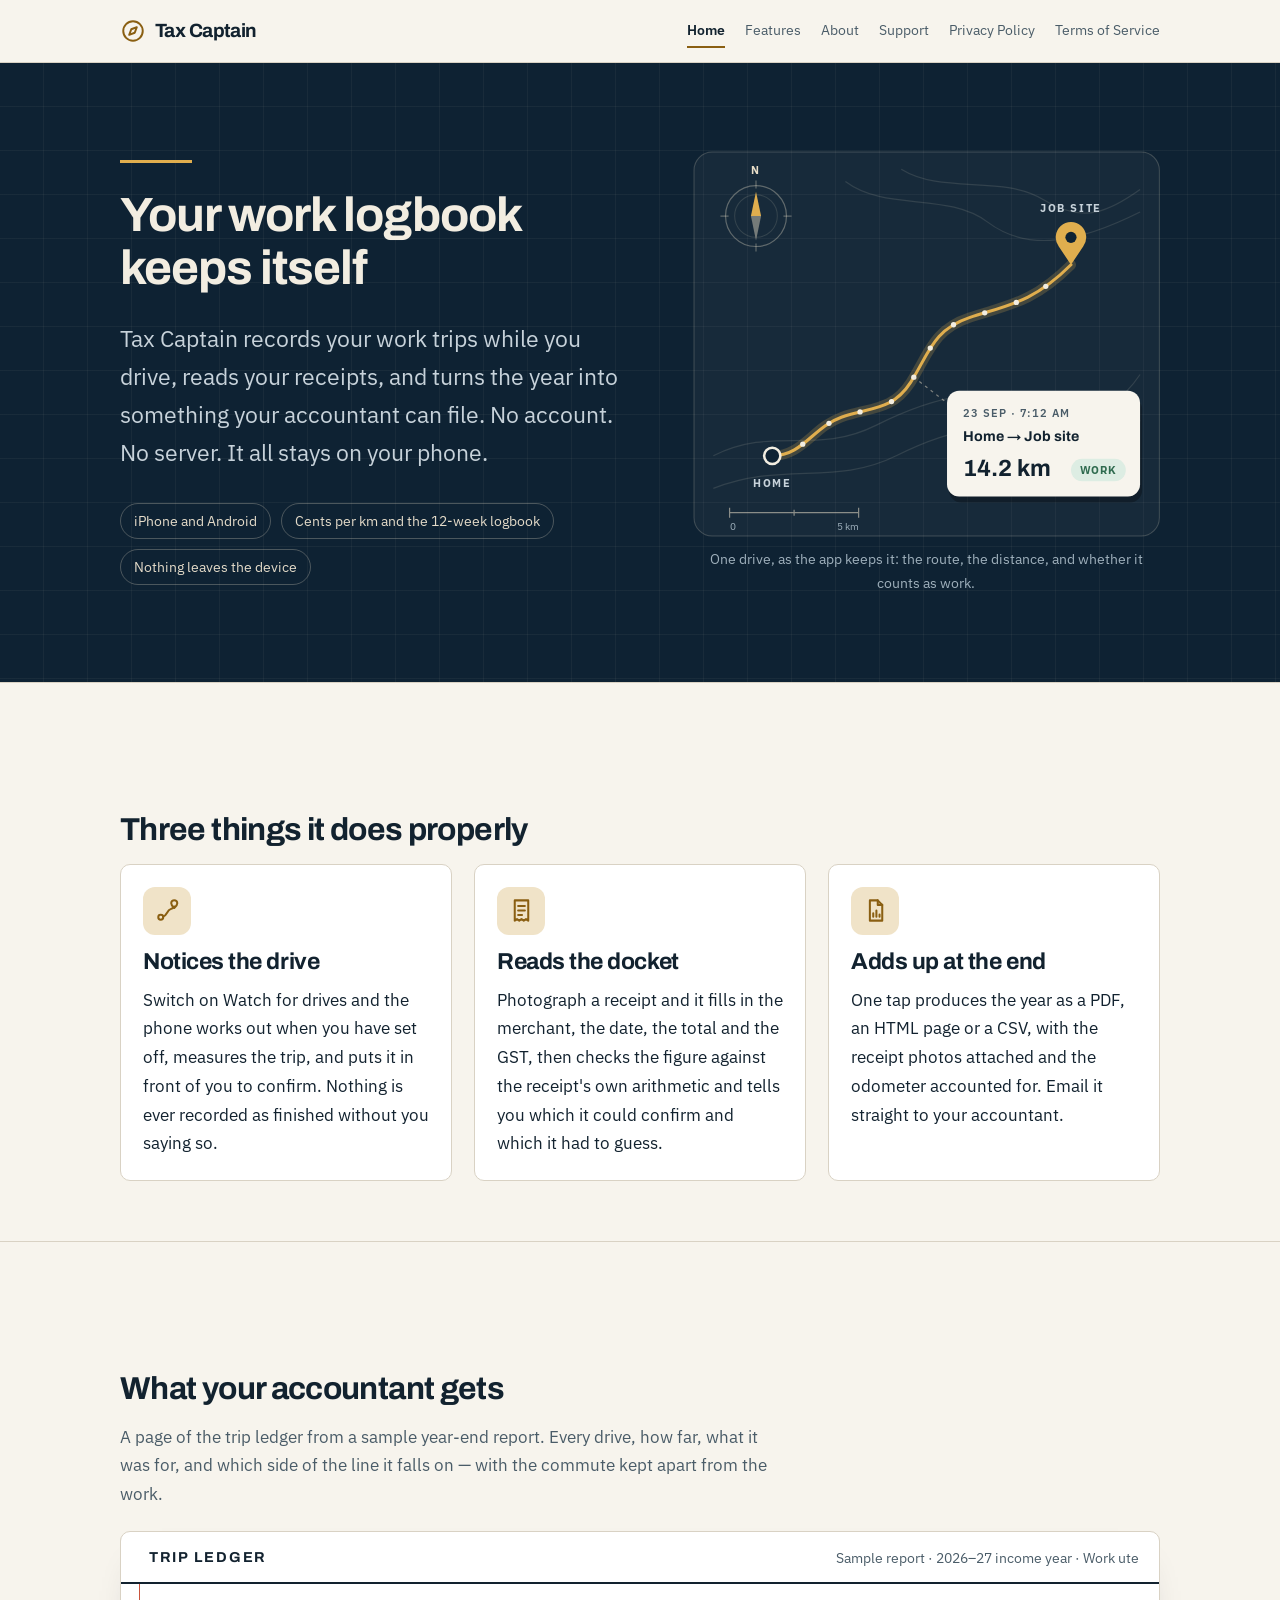
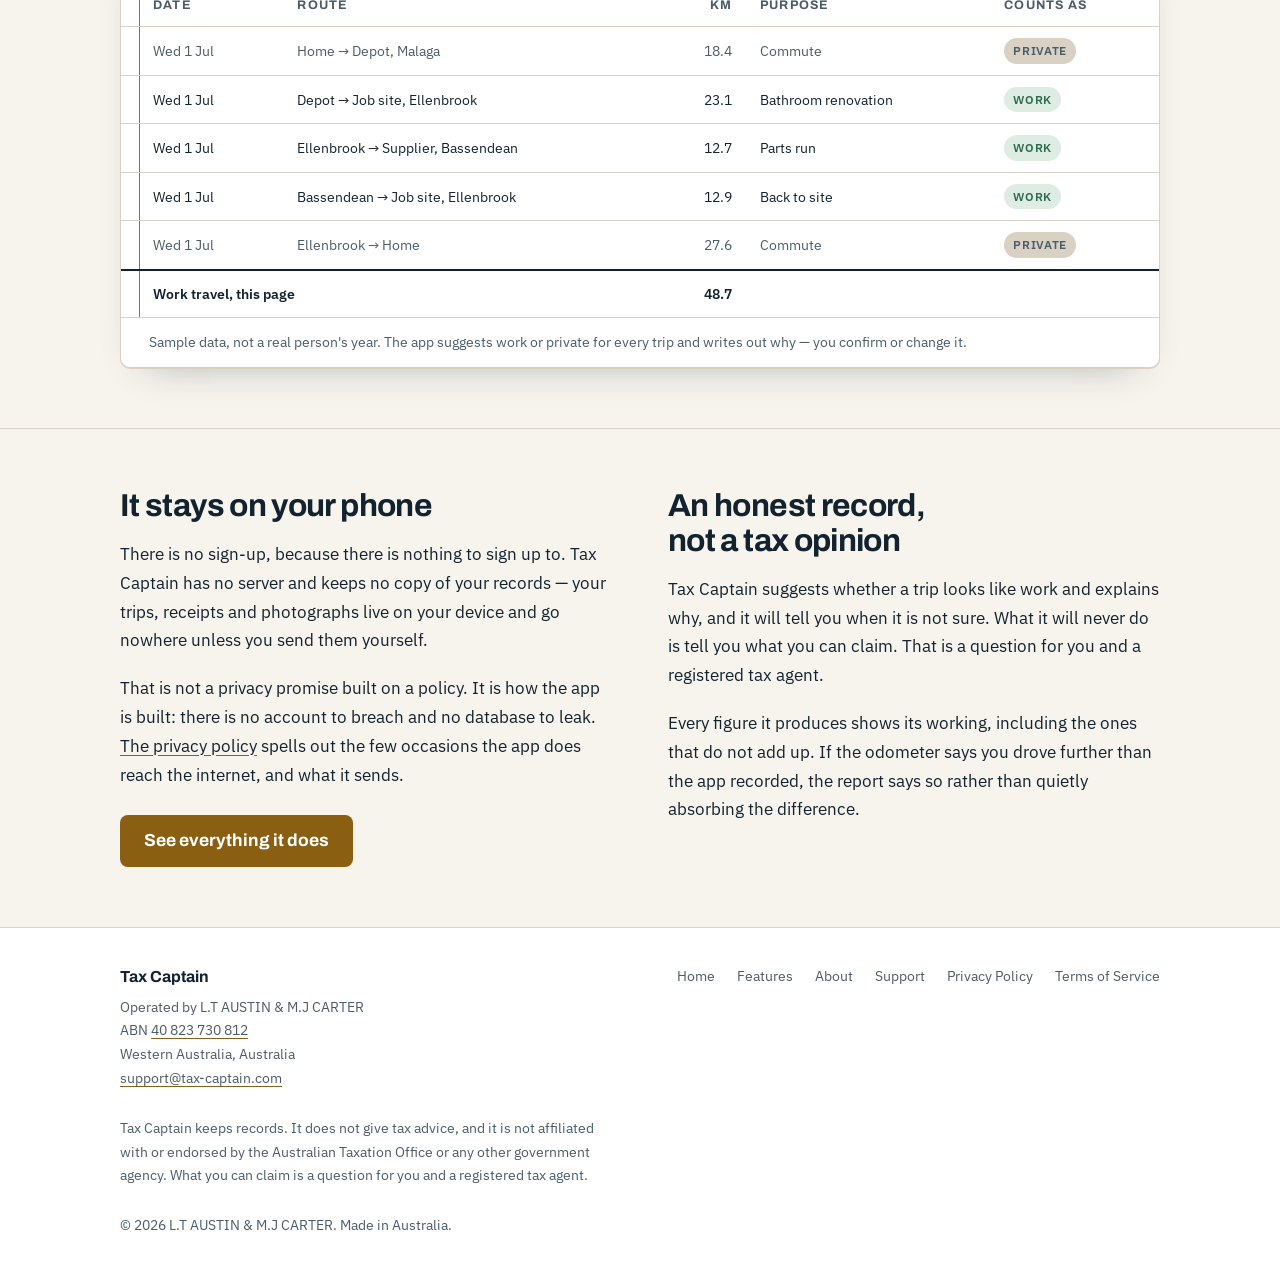
<file: index.html>
<!doctype html>
<html lang="en-AU">
<head>
<meta charset="utf-8">
<meta name="viewport" content="width=device-width, initial-scale=1">
<title>Tax Captain — work logbook and receipts for Australian tax</title>
<meta name="description" content="An Australian tax record keeper for trips, expenses and receipts. Works on your phone, with no account and no server.">
<link rel="canonical" href="https://tax-captain.com/">
<link rel="icon" href="favicon.svg" type="image/svg+xml">
<link rel="apple-touch-icon" href="apple-touch-icon.png">
<meta name="theme-color" content="#0E2233">
<meta property="og:site_name" content="Tax Captain">
<meta property="og:title" content="Tax Captain">
<meta property="og:description" content="An Australian tax record keeper for work trips, expenses and receipts. No account, no server - it all stays on your phone.">
<meta property="og:url" content="https://tax-captain.com/">
<meta property="og:type" content="website">
<meta property="og:image" content="https://tax-captain.com/og-image.png">
<meta property="og:image:width" content="1200">
<meta property="og:image:height" content="630">
<meta property="og:image:alt" content="Tax Captain: your work logbook keeps itself.">
<meta name="twitter:card" content="summary_large_image">
<link rel="preconnect" href="https://fonts.googleapis.com">
<link rel="preconnect" href="https://fonts.gstatic.com" crossorigin>
<link rel="stylesheet" href="https://fonts.googleapis.com/css2?family=Archivo:wght@600;700&family=IBM+Plex+Sans:wght@400;600&display=swap">
<link rel="stylesheet" href="styles.css">
</head>
<body>

<header class="masthead">
  <div class="wrap">
    <a class="brand" href="index.html">
      <svg viewBox="0 0 24 24" fill="none" stroke="currentColor" stroke-width="1.8"
           stroke-linecap="round" stroke-linejoin="round" aria-hidden="true">
        <circle cx="12" cy="12" r="9"/>
        <path d="M15.5 8.5 13.6 13.6 8.5 15.5l1.9-5.1z"/>
      </svg>
      Tax Captain
    </a>
    <nav class="nav" aria-label="Main">
      <a href="index.html" aria-current="page">Home</a>
      <a href="features.html">Features</a>
      <a href="about.html">About</a>
      <a href="support.html">Support</a>
      <a href="privacy.html">Privacy Policy</a>
      <a href="terms.html">Terms of Service</a>
    </nav>
  </div>
</header>

<main>

<div class="hero">
  <div class="wrap">
    <div>
      <div class="rule"></div>
      <h1>Your work logbook keeps itself</h1>
      <p class="lede">
        Tax Captain records your work trips while you drive, reads your
        receipts, and turns the year into something your accountant can file.
        No account. No server. It all stays on your phone.
      </p>
      <div class="badges">
        <span class="badge">iPhone and Android</span>
        <span class="badge">Cents per km and the 12-week logbook</span>
        <span class="badge">Nothing leaves the device</span>
      </div>
    </div>
    <figure>
      <svg viewBox="0 0 460 380" role="img" aria-label="Illustration: a drive from home to a job site plotted like a course on a chart, logged as 14.2 kilometres of work travel.">
        <rect x="1" y="1" width="458" height="378" rx="18" fill="rgba(247,244,237,0.035)" stroke="rgba(233,222,200,0.22)"/>
        <g fill="none" stroke="rgba(233,222,200,0.13)" stroke-width="1.2">
          <path d="M20 300C80 270 120 300 180 270S290 230 340 250S420 250 440 220"/>
          <path d="M20 332C90 305 140 330 200 300S300 265 360 285S430 285 440 265"/>
          <path d="M150 30C190 60 250 40 290 70S380 90 440 60"/>
          <path d="M205 18C245 43 305 23 345 48S412 58 440 38"/>
        </g>
        <g transform="translate(62 64)">
          <circle r="30" fill="none" stroke="rgba(233,222,200,0.35)" stroke-width="1.2"/>
          <circle r="21" fill="none" stroke="rgba(233,222,200,0.14)"/>
          <path d="M0-35v8M0 27v8M35 0h-8M-35 0h8" stroke="rgba(233,222,200,0.35)" stroke-width="1.2"/>
          <path d="M0-24 5 0h-10z" fill="#E0AE4E"/>
          <path d="M0 24 5 0h-10z" fill="rgba(233,222,200,0.45)"/>
          <text y="-41" text-anchor="middle" font-size="11" font-weight="700" fill="#E9DEC8" letter-spacing="1">N</text>
        </g>
        <path d="M78 300C108 300 118 272 146 262S196 256 214 228S236 176 272 164S334 150 372 112" fill="none" stroke="rgba(224,174,78,0.22)" stroke-width="10" stroke-linecap="round"/>
        <path d="M78 300C108 300 118 272 146 262S196 256 214 228S236 176 272 164S334 150 372 112" fill="none" stroke="#E0AE4E" stroke-width="3" stroke-linecap="round" stroke-linejoin="round"/>
        <g fill="#F2EDE1">
          <circle cx="108.0" cy="288.6" r="2.6"/><circle cx="133.8" cy="268.0" r="2.6"/><circle cx="164.4" cy="256.8" r="2.6"/><circle cx="195.4" cy="246.6" r="2.6"/><circle cx="217.3" cy="222.6" r="2.6"/><circle cx="233.5" cy="194.0" r="2.6"/><circle cx="256.4" cy="171.0" r="2.6"/><circle cx="287.1" cy="159.3" r="2.6"/><circle cx="318.2" cy="149.0" r="2.6"/><circle cx="347.2" cy="133.2" r="2.6"/>
        </g>
        <circle cx="78" cy="300" r="8" fill="#0E2233" stroke="#F2EDE1" stroke-width="2.5"/>
        <text x="78" y="331" text-anchor="middle" font-size="11" font-weight="700" fill="#C7D2DA" letter-spacing="1.5">HOME</text>
        <path d="M372 112 360 94A15 15 0 1 1 384 94z" fill="#E0AE4E"/>
        <circle cx="372" cy="85" r="5.5" fill="#0E2233"/>
        <text x="372" y="60" text-anchor="middle" font-size="11" font-weight="700" fill="#C7D2DA" letter-spacing="1.5">JOB SITE</text>
        <path d="M217.3 222.6 250 248" stroke="rgba(233,222,200,0.5)" stroke-width="1.2" stroke-dasharray="3 4"/>
        <rect x="252" y="242" width="190" height="104" rx="12" fill="rgba(0,0,0,0.28)"/>
        <rect x="250" y="236" width="190" height="104" rx="12" fill="#F7F4ED"/>
        <text x="266" y="262" font-size="10.5" font-weight="600" fill="#4A5C68" letter-spacing="0.9">23 SEP · 7:12 AM</text>
        <text x="266" y="285" font-size="14" font-weight="700" fill="#12222F" font-family="Archivo, sans-serif">Home → Job site</text>
        <text x="266" y="320" font-size="23" font-weight="700" fill="#12222F" font-family="Archivo, sans-serif">14.2 km</text>
        <rect x="372" y="303" width="54" height="22" rx="11" fill="#DDEDE3"/>
        <text x="399" y="318" text-anchor="middle" font-size="10.5" font-weight="700" fill="#2F6B4F" letter-spacing="0.9">WORK</text>
        <g stroke="rgba(233,222,200,0.55)" stroke-width="1.2">
          <path d="M36 356h127M36 351v10M163 351v10M99.5 353v6"/>
        </g>
        <text x="36" y="373" font-size="10" fill="#9FB0BC">0</text>
        <text x="163" y="373" text-anchor="end" font-size="10" fill="#9FB0BC">5 km</text>
      </svg>
      <figcaption>One drive, as the app keeps it: the route, the distance, and whether it counts as work.</figcaption>
    </figure>
  </div>
</div>

<section>
  <div class="wrap">
    <h2>Three things it does properly</h2>
    <div class="cards">
      <div class="card">
        <div class="icon"><svg viewBox="0 0 24 24" fill="none" stroke="currentColor" stroke-width="1.8" stroke-linecap="round" stroke-linejoin="round" aria-hidden="true"><circle cx="6" cy="18" r="2.2"/><path d="M8.2 17.4c3.6-.9 3.2-5.6 6.6-6.6 1.6-.5 2.6-1.4 3.1-2.4"/><path d="M18 2.8a2.7 2.7 0 0 1 2.7 2.7c0 1.9-2.7 4.3-2.7 4.3s-2.7-2.4-2.7-4.3A2.7 2.7 0 0 1 18 2.8z"/></svg></div>
        <h3>Notices the drive</h3>
        <p>
          Switch on Watch for drives and the phone works out when you have
          set off, measures the trip, and puts it in front of you to confirm.
          Nothing is ever recorded as finished without you saying so.
        </p>
      </div>
      <div class="card">
        <div class="icon"><svg viewBox="0 0 24 24" fill="none" stroke="currentColor" stroke-width="1.8" stroke-linecap="round" stroke-linejoin="round" aria-hidden="true"><path d="M6 3h12v18l-2-1.4-2 1.4-2-1.4-2 1.4-2-1.4L6 21z"/><path d="M9 8h6M9 12h6M9 16h3.5"/></svg></div>
        <h3>Reads the docket</h3>
        <p>
          Photograph a receipt and it fills in the merchant, the date, the
          total and the GST, then checks the figure against the receipt's own
          arithmetic and tells you which it could confirm and which it had to
          guess.
        </p>
      </div>
      <div class="card">
        <div class="icon"><svg viewBox="0 0 24 24" fill="none" stroke="currentColor" stroke-width="1.8" stroke-linecap="round" stroke-linejoin="round" aria-hidden="true"><path d="M7 3h7l4 4v14H7z"/><path d="M14 3v4h4"/><path d="M10 17.5v-3M12.8 17.5v-5.5M15.6 17.5v-2"/></svg></div>
        <h3>Adds up at the end</h3>
        <p>
          One tap produces the year as a PDF, an HTML page or a CSV, with the
          receipt photos attached and the odometer accounted for. Email it
          straight to your accountant.
        </p>
      </div>
    </div>
  </div>
</section>

<section>
  <div class="wrap">
    <h2>What your accountant gets</h2>
    <p class="section-lede">
      A page of the trip ledger from a sample year-end report. Every drive,
      how far, what it was for, and which side of the line it falls on &mdash;
      with the commute kept apart from the work.
    </p>
    <figure class="logpage">
      <div class="logpage-head">
        <strong>Trip ledger</strong>
        <span>Sample report &middot; 2026&ndash;27 income year &middot; Work ute</span>
      </div>
      <div class="table-scroll">
        <table>
          <thead>
            <tr><th>Date</th><th>Route</th><th class="num">km</th><th>Purpose</th><th>Counts as</th></tr>
          </thead>
          <tbody>
            <tr class="private"><td>Wed 1 Jul</td><td>Home &rarr; Depot, Malaga</td><td class="num">18.4</td><td>Commute</td><td><span class="chip private">Private</span></td></tr>
            <tr><td>Wed 1 Jul</td><td>Depot &rarr; Job site, Ellenbrook</td><td class="num">23.1</td><td>Bathroom renovation</td><td><span class="chip work">Work</span></td></tr>
            <tr><td>Wed 1 Jul</td><td>Ellenbrook &rarr; Supplier, Bassendean</td><td class="num">12.7</td><td>Parts run</td><td><span class="chip work">Work</span></td></tr>
            <tr><td>Wed 1 Jul</td><td>Bassendean &rarr; Job site, Ellenbrook</td><td class="num">12.9</td><td>Back to site</td><td><span class="chip work">Work</span></td></tr>
            <tr class="private"><td>Wed 1 Jul</td><td>Ellenbrook &rarr; Home</td><td class="num">27.6</td><td>Commute</td><td><span class="chip private">Private</span></td></tr>
          </tbody>
          <tfoot>
            <tr><td colspan="2">Work travel, this page</td><td class="num">48.7</td><td colspan="2"></td></tr>
          </tfoot>
        </table>
      </div>
      <figcaption>
        Sample data, not a real person's year. The app suggests work or
        private for every trip and writes out why &mdash; you confirm or
        change it.
      </figcaption>
    </figure>
  </div>
</section>

<section>
  <div class="wrap split">
    <div class="prose">
      <h2>It stays on your phone</h2>
      <p>
        There is no sign-up, because there is nothing to sign up to. Tax
        Captain has no server and keeps no copy of your records &mdash; your
        trips, receipts and photographs live on your device and go nowhere
        unless you send them yourself.
      </p>
      <p>
        That is not a privacy promise built on a policy. It is how the app is
        built: there is no account to breach and no database to leak.
        <a href="privacy.html">The privacy policy</a> spells out the few
        occasions the app does reach the internet, and what it sends.
      </p>
      <a class="cta" href="features.html">See everything it does</a>
    </div>
    <div class="prose">
      <h2>An honest record, not a tax opinion</h2>
      <p>
        Tax Captain suggests whether a trip looks like work and explains why,
        and it will tell you when it is not sure. What it will never do is
        tell you what you can claim. That is a question for you and a
        registered tax agent.
      </p>
      <p>
        Every figure it produces shows its working, including the ones that do
        not add up. If the odometer says you drove further than the app
        recorded, the report says so rather than quietly absorbing the
        difference.
      </p>
    </div>
  </div>
</section>

</main>
<footer>
  <div class="wrap">
    <div class="cols">
      <div class="org">
        <p class="org-name">Tax Captain</p>
        <p>Operated by L.T AUSTIN &amp; M.J CARTER</p>
        <p>ABN <a href="https://abr.business.gov.au/ABN/View?abn=40823730812" rel="noopener">40 823 730 812</a></p>
        <p>Western Australia, Australia</p>
        <p><a href="mailto:support@tax-captain.com">support@tax-captain.com</a></p>
      </div>
      <nav aria-label="Footer">
        <a href="index.html">Home</a>
        <a href="features.html">Features</a>
        <a href="about.html">About</a>
        <a href="support.html">Support</a>
        <a href="privacy.html">Privacy Policy</a>
        <a href="terms.html">Terms of Service</a>
      </nav>
    </div>
    <p class="fine">
      Tax Captain keeps records. It does not give tax advice, and it is not
      affiliated with or endorsed by the Australian Taxation Office or any
      other government agency. What you can claim is a question for you and a
      registered tax agent.
    </p>
    <p class="fine">&copy; 2026 L.T AUSTIN &amp; M.J CARTER. Made in Australia.</p>
  </div>
</footer>

</body>
</html>
</file>
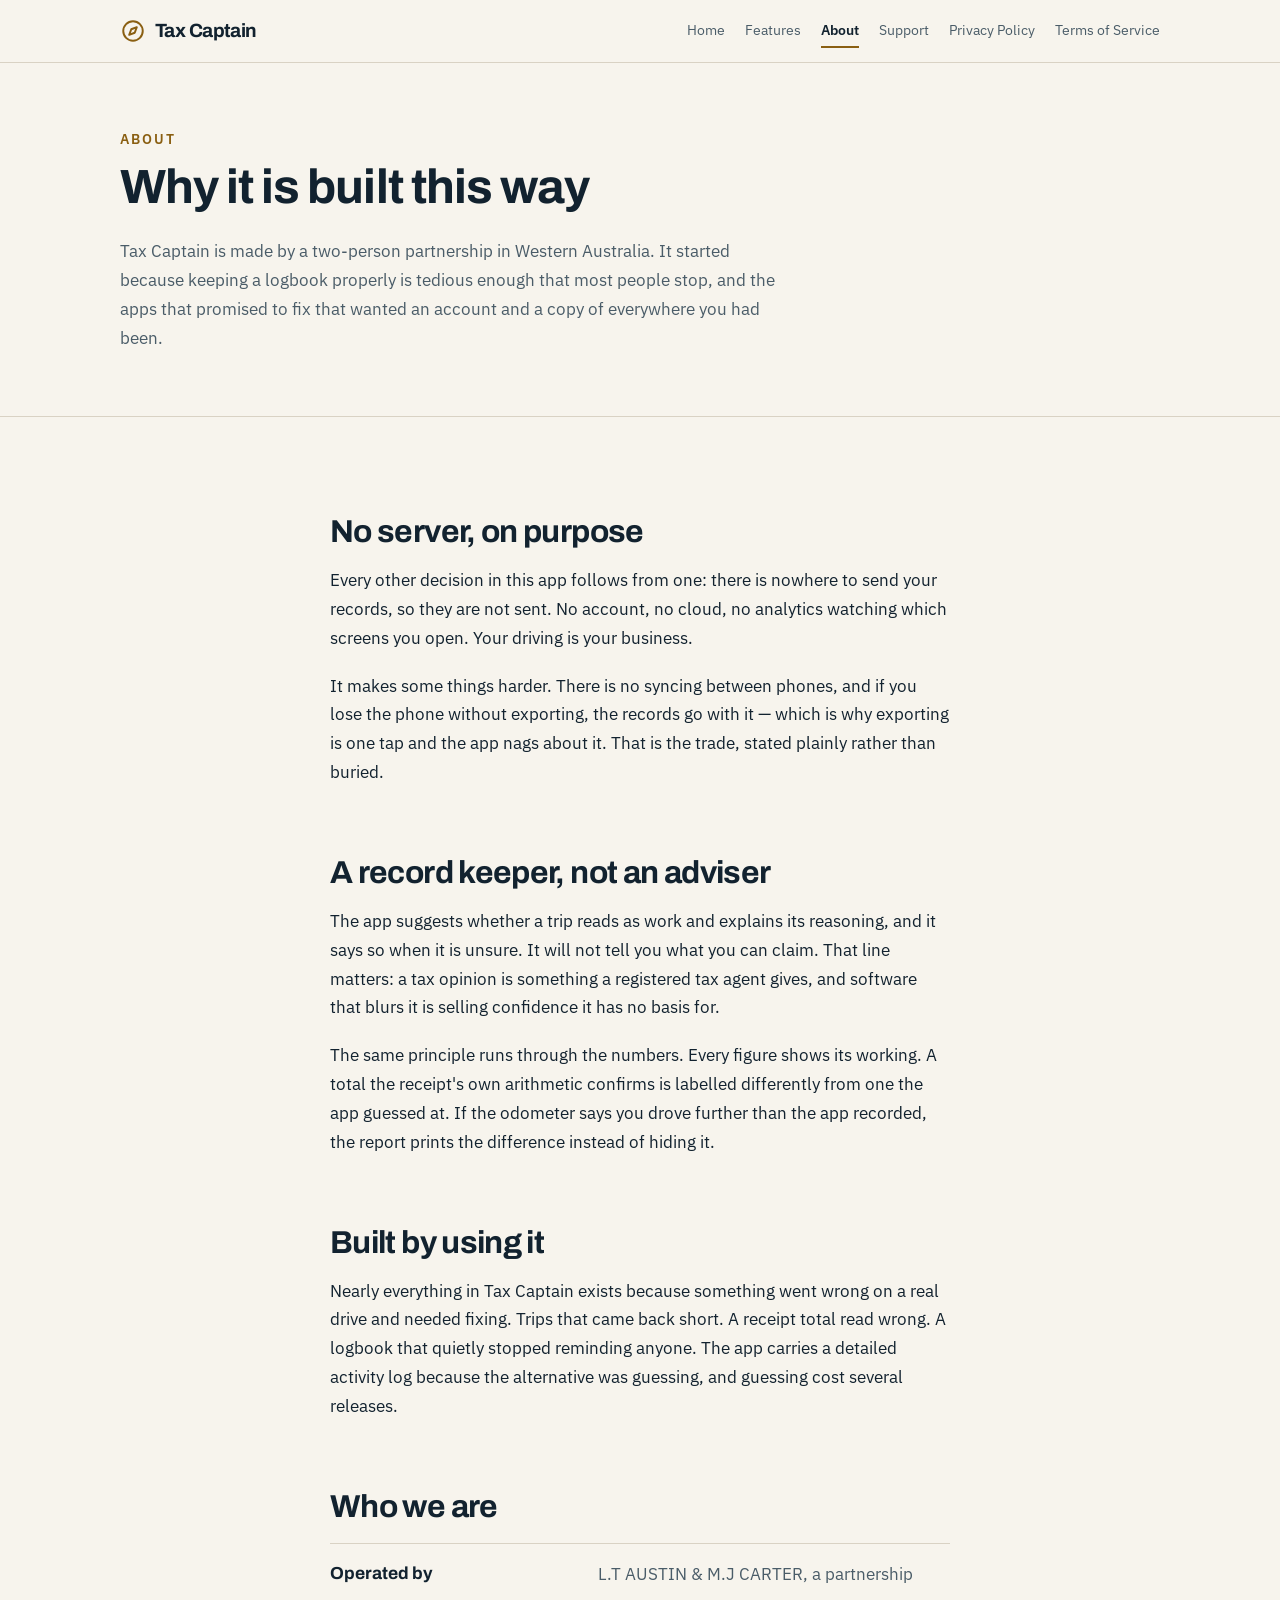
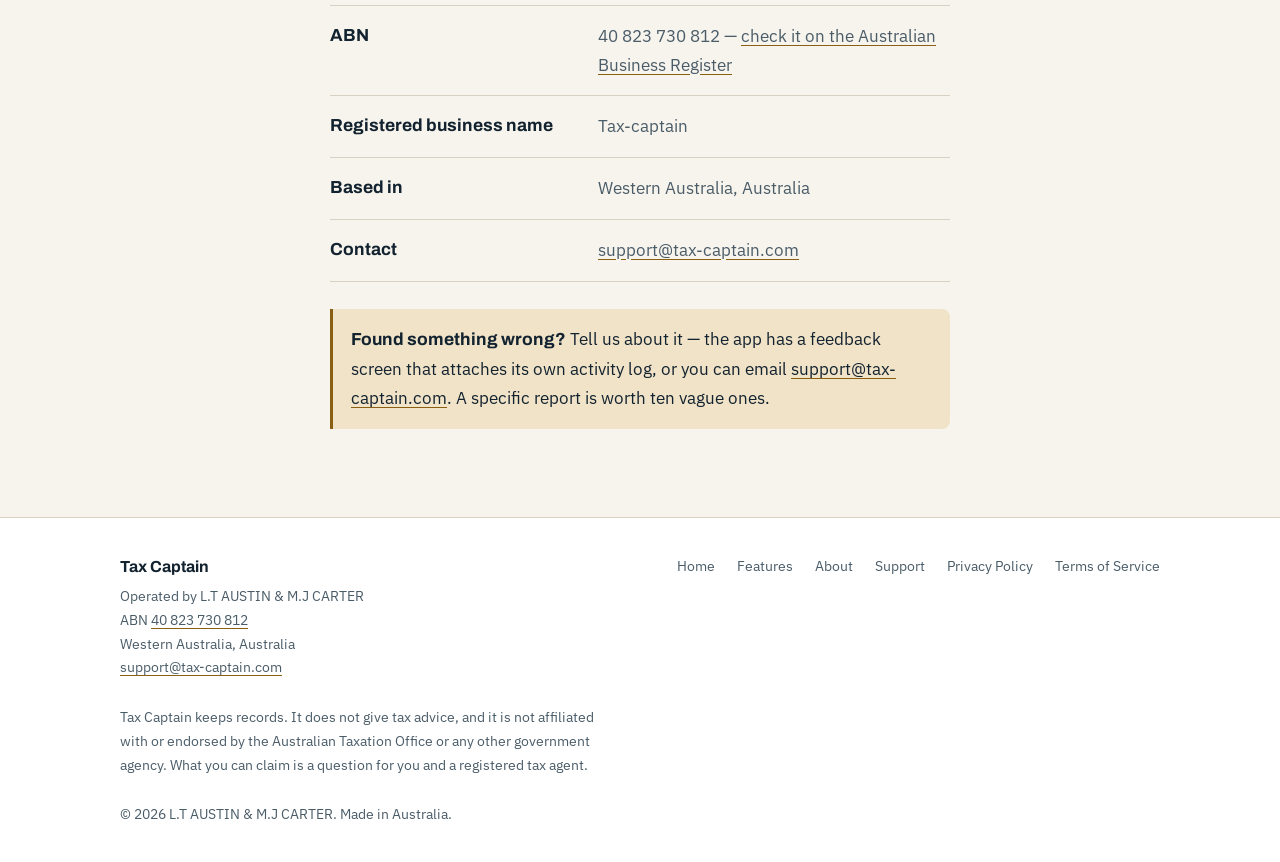
<file: about.html>
<!doctype html>
<html lang="en-AU">
<head>
<meta charset="utf-8">
<meta name="viewport" content="width=device-width, initial-scale=1">
<title>About — Tax Captain</title>
<meta name="description" content="Who makes Tax Captain and why it is built the way it is.">
<link rel="canonical" href="https://tax-captain.com/about.html">
<link rel="icon" href="favicon.svg" type="image/svg+xml">
<link rel="apple-touch-icon" href="apple-touch-icon.png">
<meta name="theme-color" content="#0E2233">
<meta property="og:site_name" content="Tax Captain">
<meta property="og:title" content="About — Tax Captain">
<meta property="og:description" content="Who makes Tax Captain, and why it is built without an account or a server.">
<meta property="og:url" content="https://tax-captain.com/about.html">
<meta property="og:type" content="website">
<meta property="og:image" content="https://tax-captain.com/og-image.png">
<meta property="og:image:width" content="1200">
<meta property="og:image:height" content="630">
<meta property="og:image:alt" content="Tax Captain: your work logbook keeps itself.">
<meta name="twitter:card" content="summary_large_image">
<link rel="preconnect" href="https://fonts.googleapis.com">
<link rel="preconnect" href="https://fonts.gstatic.com" crossorigin>
<link rel="stylesheet" href="https://fonts.googleapis.com/css2?family=Archivo:wght@600;700&family=IBM+Plex+Sans:wght@400;600&display=swap">
<link rel="stylesheet" href="styles.css">
</head>
<body>

<header class="masthead">
  <div class="wrap">
    <a class="brand" href="index.html">
      <svg viewBox="0 0 24 24" fill="none" stroke="currentColor" stroke-width="1.8"
           stroke-linecap="round" stroke-linejoin="round" aria-hidden="true">
        <circle cx="12" cy="12" r="9"/>
        <path d="M15.5 8.5 13.6 13.6 8.5 15.5l1.9-5.1z"/>
      </svg>
      Tax Captain
    </a>
    <nav class="nav" aria-label="Main">
      <a href="index.html">Home</a>
      <a href="features.html">Features</a>
      <a href="about.html" aria-current="page">About</a>
      <a href="support.html">Support</a>
      <a href="privacy.html">Privacy Policy</a>
      <a href="terms.html">Terms of Service</a>
    </nav>
  </div>
</header>

<main>

<div class="page-head">
  <div class="wrap">
    <p class="kicker">About</p>
    <h1>Why it is built this way</h1>
    <p>
      Tax Captain is made by a two-person partnership in Western Australia.
      It started because keeping a logbook properly is tedious enough that
      most people stop, and the apps that promised to fix that wanted an
      account and a copy of everywhere you had been.
    </p>
  </div>
</div>

<section>
  <div class="wrap prose">
    <h2>No server, on purpose</h2>
    <p>
      Every other decision in this app follows from one: there is nowhere to
      send your records, so they are not sent. No account, no cloud, no
      analytics watching which screens you open. Your driving is your
      business.
    </p>
    <p>
      It makes some things harder. There is no syncing between phones, and if
      you lose the phone without exporting, the records go with it — which is
      why exporting is one tap and the app nags about it. That is the trade,
      stated plainly rather than buried.
    </p>

    <h2>A record keeper, not an adviser</h2>
    <p>
      The app suggests whether a trip reads as work and explains its
      reasoning, and it says so when it is unsure. It will not tell you what
      you can claim. That line matters: a tax opinion is something a
      registered tax agent gives, and software that blurs it is selling
      confidence it has no basis for.
    </p>
    <p>
      The same principle runs through the numbers. Every figure shows its
      working. A total the receipt's own arithmetic confirms is labelled
      differently from one the app guessed at. If the odometer says you drove
      further than the app recorded, the report prints the difference instead
      of hiding it.
    </p>

    <h2>Built by using it</h2>
    <p>
      Nearly everything in Tax Captain exists because something went wrong on
      a real drive and needed fixing. Trips that came back short. A receipt
      total read wrong. A logbook that quietly stopped reminding
      anyone. The app carries a detailed activity log because the alternative
      was guessing, and guessing cost several releases.
    </p>

    <h2>Who we are</h2>
    <div class="ledger">
      <div>
        <p class="term">Operated by</p>
        <p class="detail">L.T AUSTIN &amp; M.J CARTER, a partnership</p>
      </div>
      <div>
        <p class="term">ABN</p>
        <p class="detail">
          40 823 730 812 &mdash;
          <a href="https://abr.business.gov.au/ABN/View?abn=40823730812" rel="noopener">check it on the Australian Business Register</a>
        </p>
      </div>
      <div>
        <p class="term">Registered business name</p>
        <p class="detail">Tax-captain</p>
      </div>
      <div>
        <p class="term">Based in</p>
        <p class="detail">Western Australia, Australia</p>
      </div>
      <div>
        <p class="term">Contact</p>
        <p class="detail"><a href="mailto:support@tax-captain.com">support@tax-captain.com</a></p>
      </div>
    </div>

    <div class="note">
      <p>
        <strong>Found something wrong?</strong> Tell us about it — the app has
        a feedback screen that attaches its own activity log, or you can email
        <a href="mailto:support@tax-captain.com">support@tax-captain.com</a>.
        A specific report is worth ten vague ones.
      </p>
    </div>
  </div>
</section>

</main>
<footer>
  <div class="wrap">
    <div class="cols">
      <div class="org">
        <p class="org-name">Tax Captain</p>
        <p>Operated by L.T AUSTIN &amp; M.J CARTER</p>
        <p>ABN <a href="https://abr.business.gov.au/ABN/View?abn=40823730812" rel="noopener">40 823 730 812</a></p>
        <p>Western Australia, Australia</p>
        <p><a href="mailto:support@tax-captain.com">support@tax-captain.com</a></p>
      </div>
      <nav aria-label="Footer">
        <a href="index.html">Home</a>
        <a href="features.html">Features</a>
        <a href="about.html">About</a>
        <a href="support.html">Support</a>
        <a href="privacy.html">Privacy Policy</a>
        <a href="terms.html">Terms of Service</a>
      </nav>
    </div>
    <p class="fine">
      Tax Captain keeps records. It does not give tax advice, and it is not
      affiliated with or endorsed by the Australian Taxation Office or any
      other government agency. What you can claim is a question for you and a
      registered tax agent.
    </p>
    <p class="fine">&copy; 2026 L.T AUSTIN &amp; M.J CARTER. Made in Australia.</p>
  </div>
</footer>

</body>
</html>
</file>
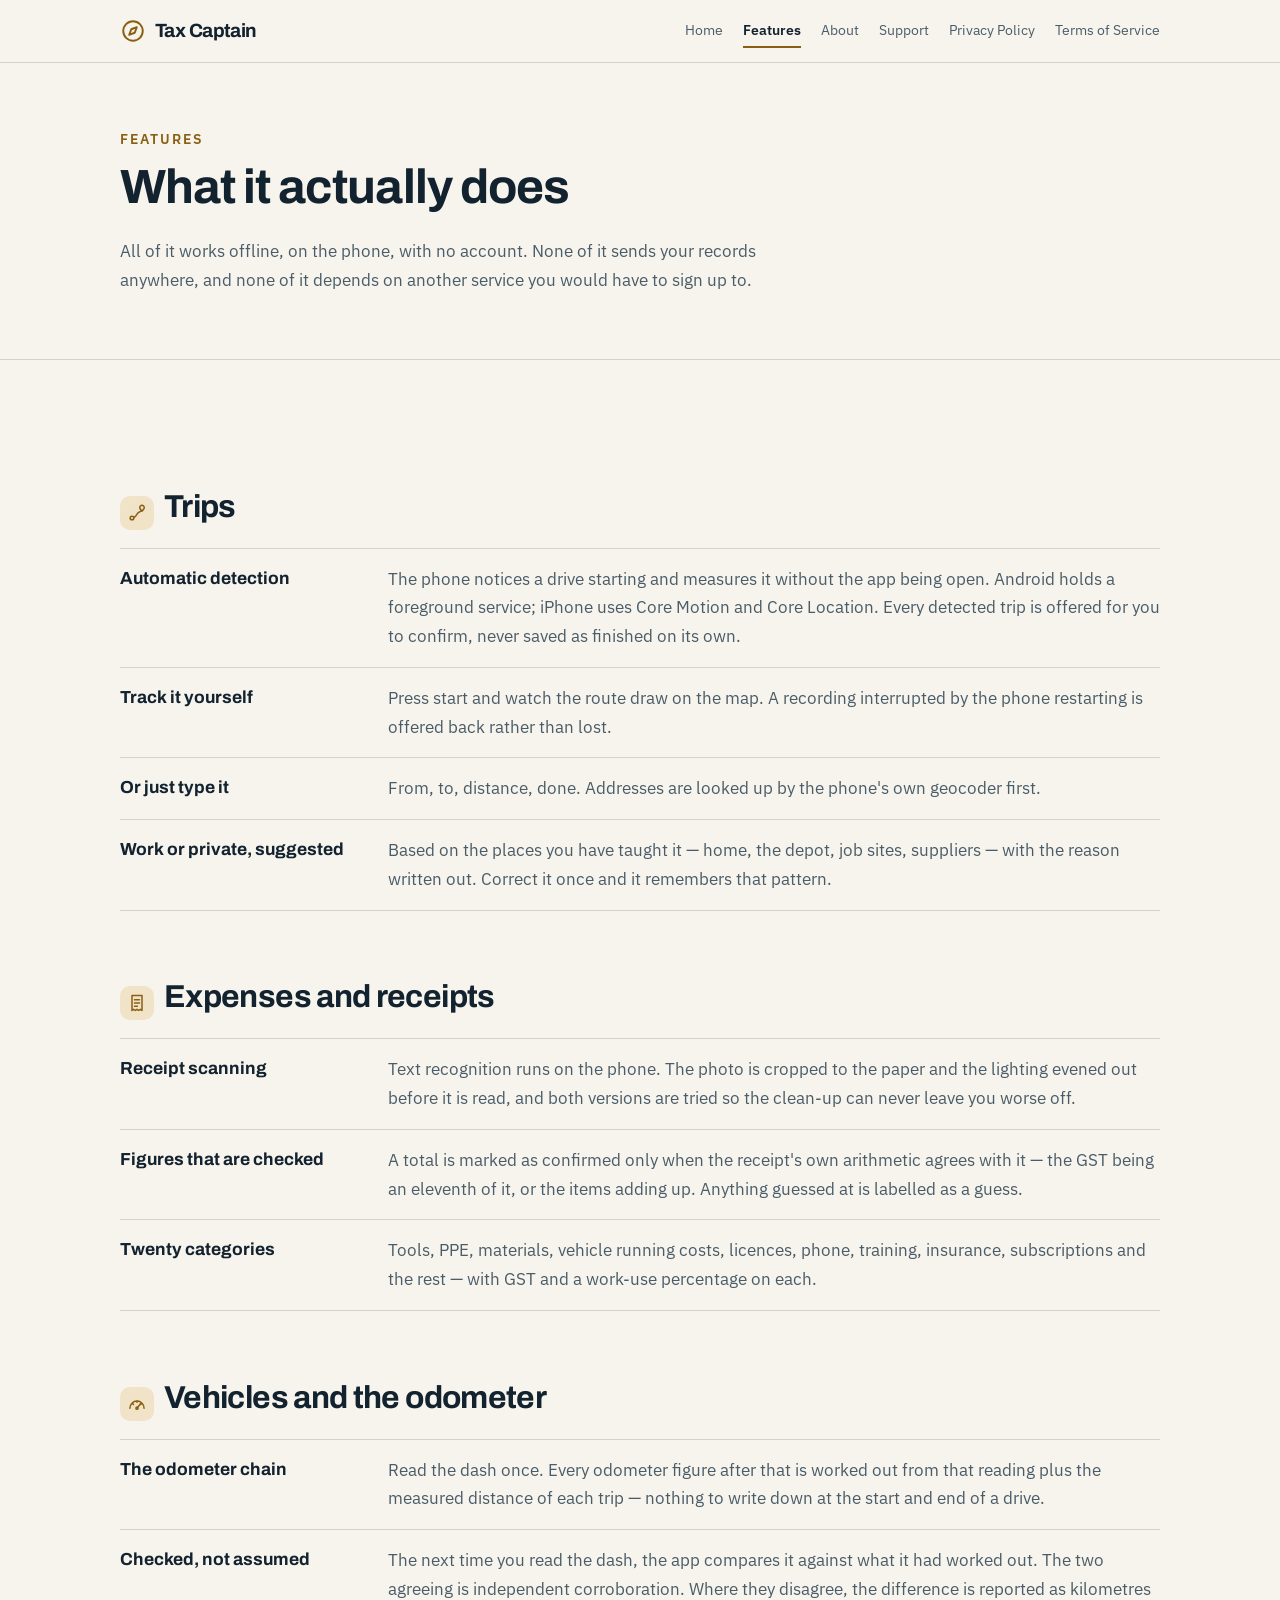
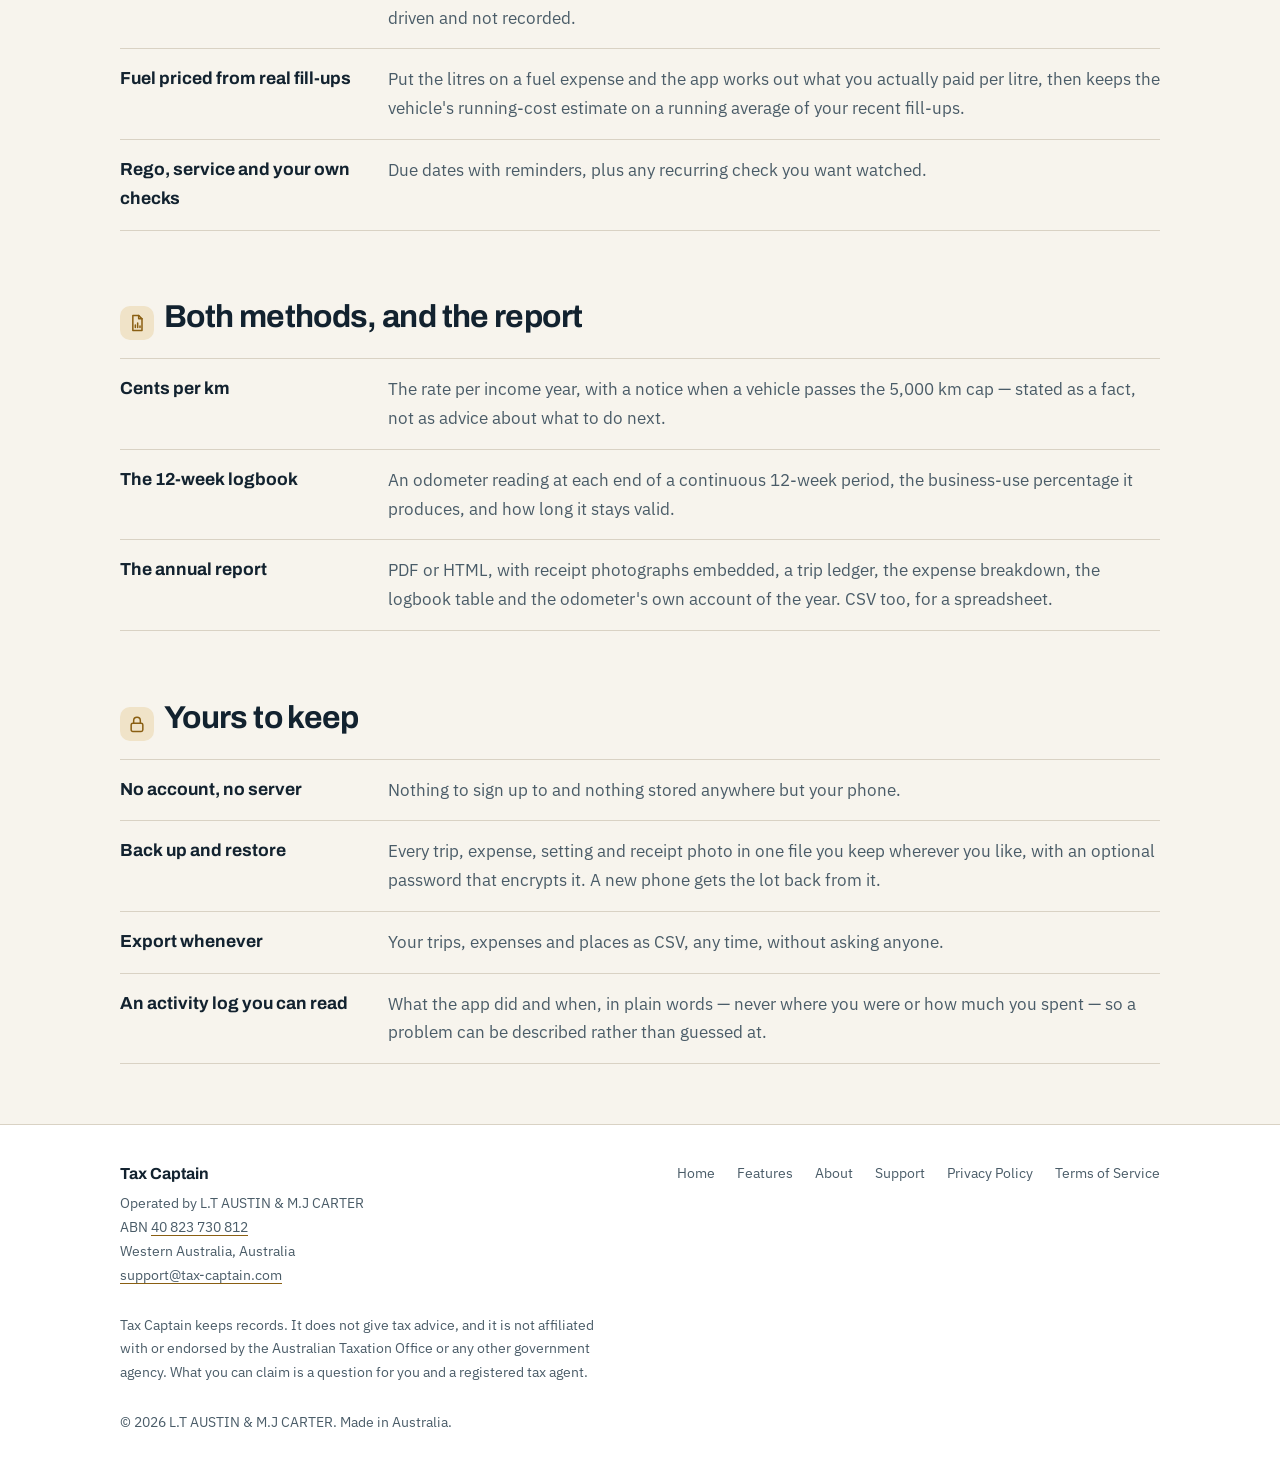
<file: features.html>
<!doctype html>
<html lang="en-AU">
<head>
<meta charset="utf-8">
<meta name="viewport" content="width=device-width, initial-scale=1">
<title>Features — Tax Captain</title>
<meta name="description" content="Automatic trip detection, receipt scanning, the 12-week logbook, the odometer chain, and a report your accountant can file.">
<link rel="canonical" href="https://tax-captain.com/features.html">
<link rel="icon" href="favicon.svg" type="image/svg+xml">
<link rel="apple-touch-icon" href="apple-touch-icon.png">
<meta name="theme-color" content="#0E2233">
<meta property="og:site_name" content="Tax Captain">
<meta property="og:title" content="Features — Tax Captain">
<meta property="og:description" content="Automatic trip detection, receipt scanning, the 12-week logbook, the odometer chain and the year-end report.">
<meta property="og:url" content="https://tax-captain.com/features.html">
<meta property="og:type" content="website">
<meta property="og:image" content="https://tax-captain.com/og-image.png">
<meta property="og:image:width" content="1200">
<meta property="og:image:height" content="630">
<meta property="og:image:alt" content="Tax Captain: your work logbook keeps itself.">
<meta name="twitter:card" content="summary_large_image">
<link rel="preconnect" href="https://fonts.googleapis.com">
<link rel="preconnect" href="https://fonts.gstatic.com" crossorigin>
<link rel="stylesheet" href="https://fonts.googleapis.com/css2?family=Archivo:wght@600;700&family=IBM+Plex+Sans:wght@400;600&display=swap">
<link rel="stylesheet" href="styles.css">
</head>
<body>

<header class="masthead">
  <div class="wrap">
    <a class="brand" href="index.html">
      <svg viewBox="0 0 24 24" fill="none" stroke="currentColor" stroke-width="1.8"
           stroke-linecap="round" stroke-linejoin="round" aria-hidden="true">
        <circle cx="12" cy="12" r="9"/>
        <path d="M15.5 8.5 13.6 13.6 8.5 15.5l1.9-5.1z"/>
      </svg>
      Tax Captain
    </a>
    <nav class="nav" aria-label="Main">
      <a href="index.html">Home</a>
      <a href="features.html" aria-current="page">Features</a>
      <a href="about.html">About</a>
      <a href="support.html">Support</a>
      <a href="privacy.html">Privacy Policy</a>
      <a href="terms.html">Terms of Service</a>
    </nav>
  </div>
</header>

<main>

<div class="page-head">
  <div class="wrap">
    <p class="kicker">Features</p>
    <h1>What it actually does</h1>
    <p>
      All of it works offline, on the phone, with no account. None of it
      sends your records anywhere, and none of it depends on another
      service you would have to sign up to.
    </p>
  </div>
</div>

<section>
  <div class="wrap">
    <h2><span class="h-icon"><svg viewBox="0 0 24 24" fill="none" stroke="currentColor" stroke-width="1.8" stroke-linecap="round" stroke-linejoin="round" aria-hidden="true"><circle cx="6" cy="18" r="2.2"/><path d="M8.2 17.4c3.6-.9 3.2-5.6 6.6-6.6 1.6-.5 2.6-1.4 3.1-2.4"/><path d="M18 2.8a2.7 2.7 0 0 1 2.7 2.7c0 1.9-2.7 4.3-2.7 4.3s-2.7-2.4-2.7-4.3A2.7 2.7 0 0 1 18 2.8z"/></svg></span>Trips</h2>
    <div class="ledger">
      <div>
        <p class="term">Automatic detection</p>
        <p class="detail">
          The phone notices a drive starting and measures it without the app
          being open. Android holds a foreground service; iPhone uses Core
          Motion and Core Location. Every detected trip is offered for you to
          confirm, never saved as finished on its own.
        </p>
      </div>
      <div>
        <p class="term">Track it yourself</p>
        <p class="detail">
          Press start and watch the route draw on the map. A recording
          interrupted by the phone restarting is offered back rather than
          lost.
        </p>
      </div>
      <div>
        <p class="term">Or just type it</p>
        <p class="detail">
          From, to, distance, done. Addresses are looked up by the phone's own
          geocoder first.
        </p>
      </div>
      <div>
        <p class="term">Work or private, suggested</p>
        <p class="detail">
          Based on the places you have taught it — home, the depot, job sites,
          suppliers — with the reason written out. Correct it once and it
          remembers that pattern.
        </p>
      </div>
    </div>

    <h2><span class="h-icon"><svg viewBox="0 0 24 24" fill="none" stroke="currentColor" stroke-width="1.8" stroke-linecap="round" stroke-linejoin="round" aria-hidden="true"><path d="M6 3h12v18l-2-1.4-2 1.4-2-1.4-2 1.4-2-1.4L6 21z"/><path d="M9 8h6M9 12h6M9 16h3.5"/></svg></span>Expenses and receipts</h2>
    <div class="ledger">
      <div>
        <p class="term">Receipt scanning</p>
        <p class="detail">
          Text recognition runs on the phone. The photo is cropped to the paper
          and the lighting evened out before it is read, and both versions are
          tried so the clean-up can never leave you worse off.
        </p>
      </div>
      <div>
        <p class="term">Figures that are checked</p>
        <p class="detail">
          A total is marked as confirmed only when the receipt's own arithmetic
          agrees with it — the GST being an eleventh of it, or the items adding
          up. Anything guessed at is labelled as a guess.
        </p>
      </div>
      <div>
        <p class="term">Twenty categories</p>
        <p class="detail">
          Tools, PPE, materials, vehicle running costs, licences, phone,
          training, insurance, subscriptions and the rest — with GST and a
          work-use percentage on each.
        </p>
      </div>
    </div>

    <h2><span class="h-icon"><svg viewBox="0 0 24 24" fill="none" stroke="currentColor" stroke-width="1.8" stroke-linecap="round" stroke-linejoin="round" aria-hidden="true"><path d="M3.5 17a8.5 8.5 0 1 1 17 0"/><path d="M12 17l4.2-5.2"/><circle cx="12" cy="17" r="1.3"/><path d="M6.5 11.5l1.2 1M17.5 11.5l-1.2 1M12 8.5v1.5"/></svg></span>Vehicles and the odometer</h2>
    <div class="ledger">
      <div>
        <p class="term">The odometer chain</p>
        <p class="detail">
          Read the dash once. Every odometer figure after that is worked out
          from that reading plus the measured distance of each trip — nothing
          to write down at the start and end of a drive.
        </p>
      </div>
      <div>
        <p class="term">Checked, not assumed</p>
        <p class="detail">
          The next time you read the dash, the app compares it against what it
          had worked out. The two agreeing is independent corroboration. Where
          they disagree, the difference is reported as kilometres driven and
          not recorded.
        </p>
      </div>
      <div>
        <p class="term">Fuel priced from real fill-ups</p>
        <p class="detail">
          Put the litres on a fuel expense and the app works out what you
          actually paid per litre, then keeps the vehicle's running-cost
          estimate on a running average of your recent fill-ups.
        </p>
      </div>
      <div>
        <p class="term">Rego, service and your own checks</p>
        <p class="detail">
          Due dates with reminders, plus any recurring check you want watched.
        </p>
      </div>
    </div>

    <h2><span class="h-icon"><svg viewBox="0 0 24 24" fill="none" stroke="currentColor" stroke-width="1.8" stroke-linecap="round" stroke-linejoin="round" aria-hidden="true"><path d="M7 3h7l4 4v14H7z"/><path d="M14 3v4h4"/><path d="M10 17.5v-3M12.8 17.5v-5.5M15.6 17.5v-2"/></svg></span>Both methods, and the report</h2>
    <div class="ledger">
      <div>
        <p class="term">Cents per km</p>
        <p class="detail">
          The rate per income year, with a notice when a vehicle passes the
          5,000 km cap — stated as a fact, not as advice about what to do next.
        </p>
      </div>
      <div>
        <p class="term">The 12-week logbook</p>
        <p class="detail">
          An odometer reading at each end of a continuous 12-week period, the
          business-use percentage it produces, and how long it stays valid.
        </p>
      </div>
      <div>
        <p class="term">The annual report</p>
        <p class="detail">
          PDF or HTML, with receipt photographs embedded, a trip ledger, the
          expense breakdown, the logbook table and the odometer's own account
          of the year. CSV too, for a spreadsheet.
        </p>
      </div>
    </div>

    <h2><span class="h-icon"><svg viewBox="0 0 24 24" fill="none" stroke="currentColor" stroke-width="1.8" stroke-linecap="round" stroke-linejoin="round" aria-hidden="true"><rect x="5" y="11" width="14" height="10" rx="2"/><path d="M8 11V8a4 4 0 0 1 8 0v3"/></svg></span>Yours to keep</h2>
    <div class="ledger">
      <div>
        <p class="term">No account, no server</p>
        <p class="detail">
          Nothing to sign up to and nothing stored anywhere but your phone.
        </p>
      </div>
      <div>
        <p class="term">Back up and restore</p>
        <p class="detail">
          Every trip, expense, setting and receipt photo in one file you keep
          wherever you like, with an optional password that encrypts it. A
          new phone gets the lot back from it.
        </p>
      </div>
      <div>
        <p class="term">Export whenever</p>
        <p class="detail">
          Your trips, expenses and places as CSV, any time, without asking
          anyone.
        </p>
      </div>
      <div>
        <p class="term">An activity log you can read</p>
        <p class="detail">
          What the app did and when, in plain words — never where you were or
          how much you spent — so a problem can be described rather than
          guessed at.
        </p>
      </div>
    </div>
  </div>
</section>

</main>
<footer>
  <div class="wrap">
    <div class="cols">
      <div class="org">
        <p class="org-name">Tax Captain</p>
        <p>Operated by L.T AUSTIN &amp; M.J CARTER</p>
        <p>ABN <a href="https://abr.business.gov.au/ABN/View?abn=40823730812" rel="noopener">40 823 730 812</a></p>
        <p>Western Australia, Australia</p>
        <p><a href="mailto:support@tax-captain.com">support@tax-captain.com</a></p>
      </div>
      <nav aria-label="Footer">
        <a href="index.html">Home</a>
        <a href="features.html">Features</a>
        <a href="about.html">About</a>
        <a href="support.html">Support</a>
        <a href="privacy.html">Privacy Policy</a>
        <a href="terms.html">Terms of Service</a>
      </nav>
    </div>
    <p class="fine">
      Tax Captain keeps records. It does not give tax advice, and it is not
      affiliated with or endorsed by the Australian Taxation Office or any
      other government agency. What you can claim is a question for you and a
      registered tax agent.
    </p>
    <p class="fine">&copy; 2026 L.T AUSTIN &amp; M.J CARTER. Made in Australia.</p>
  </div>
</footer>

</body>
</html>
</file>
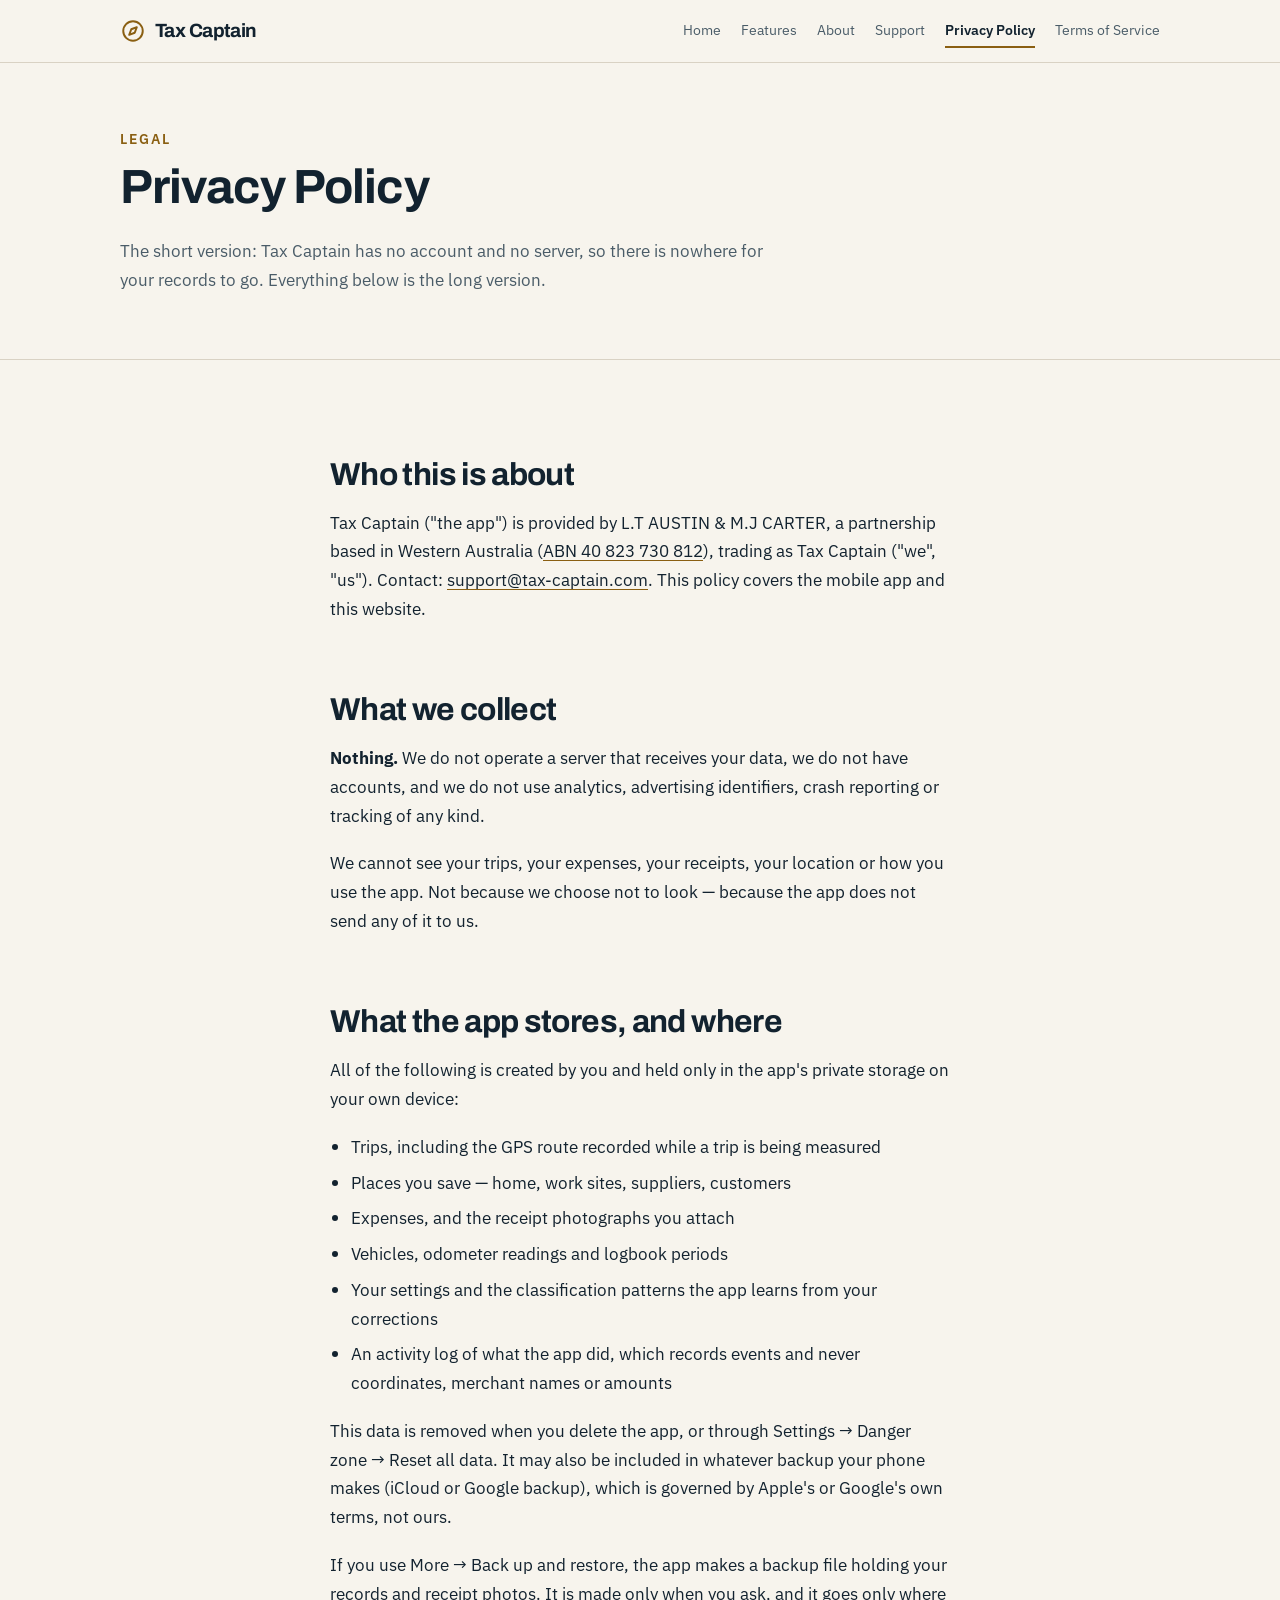
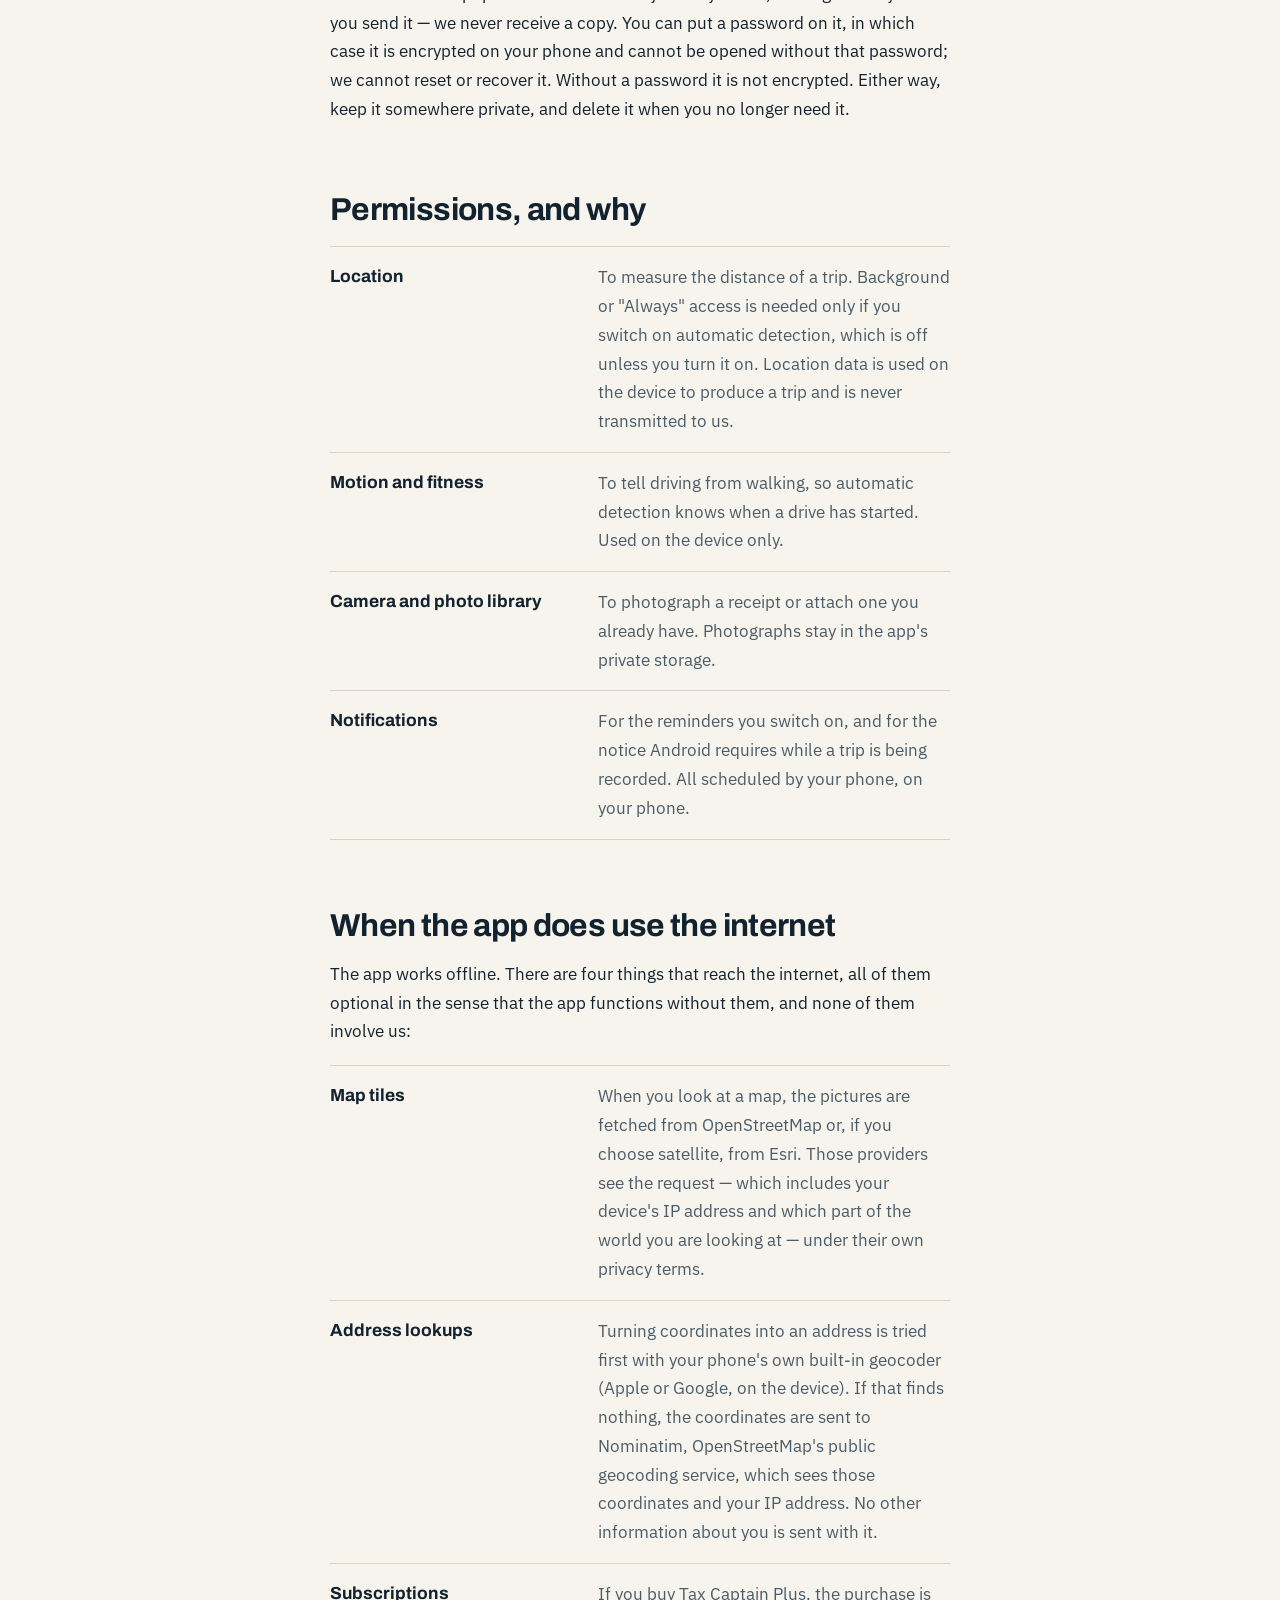
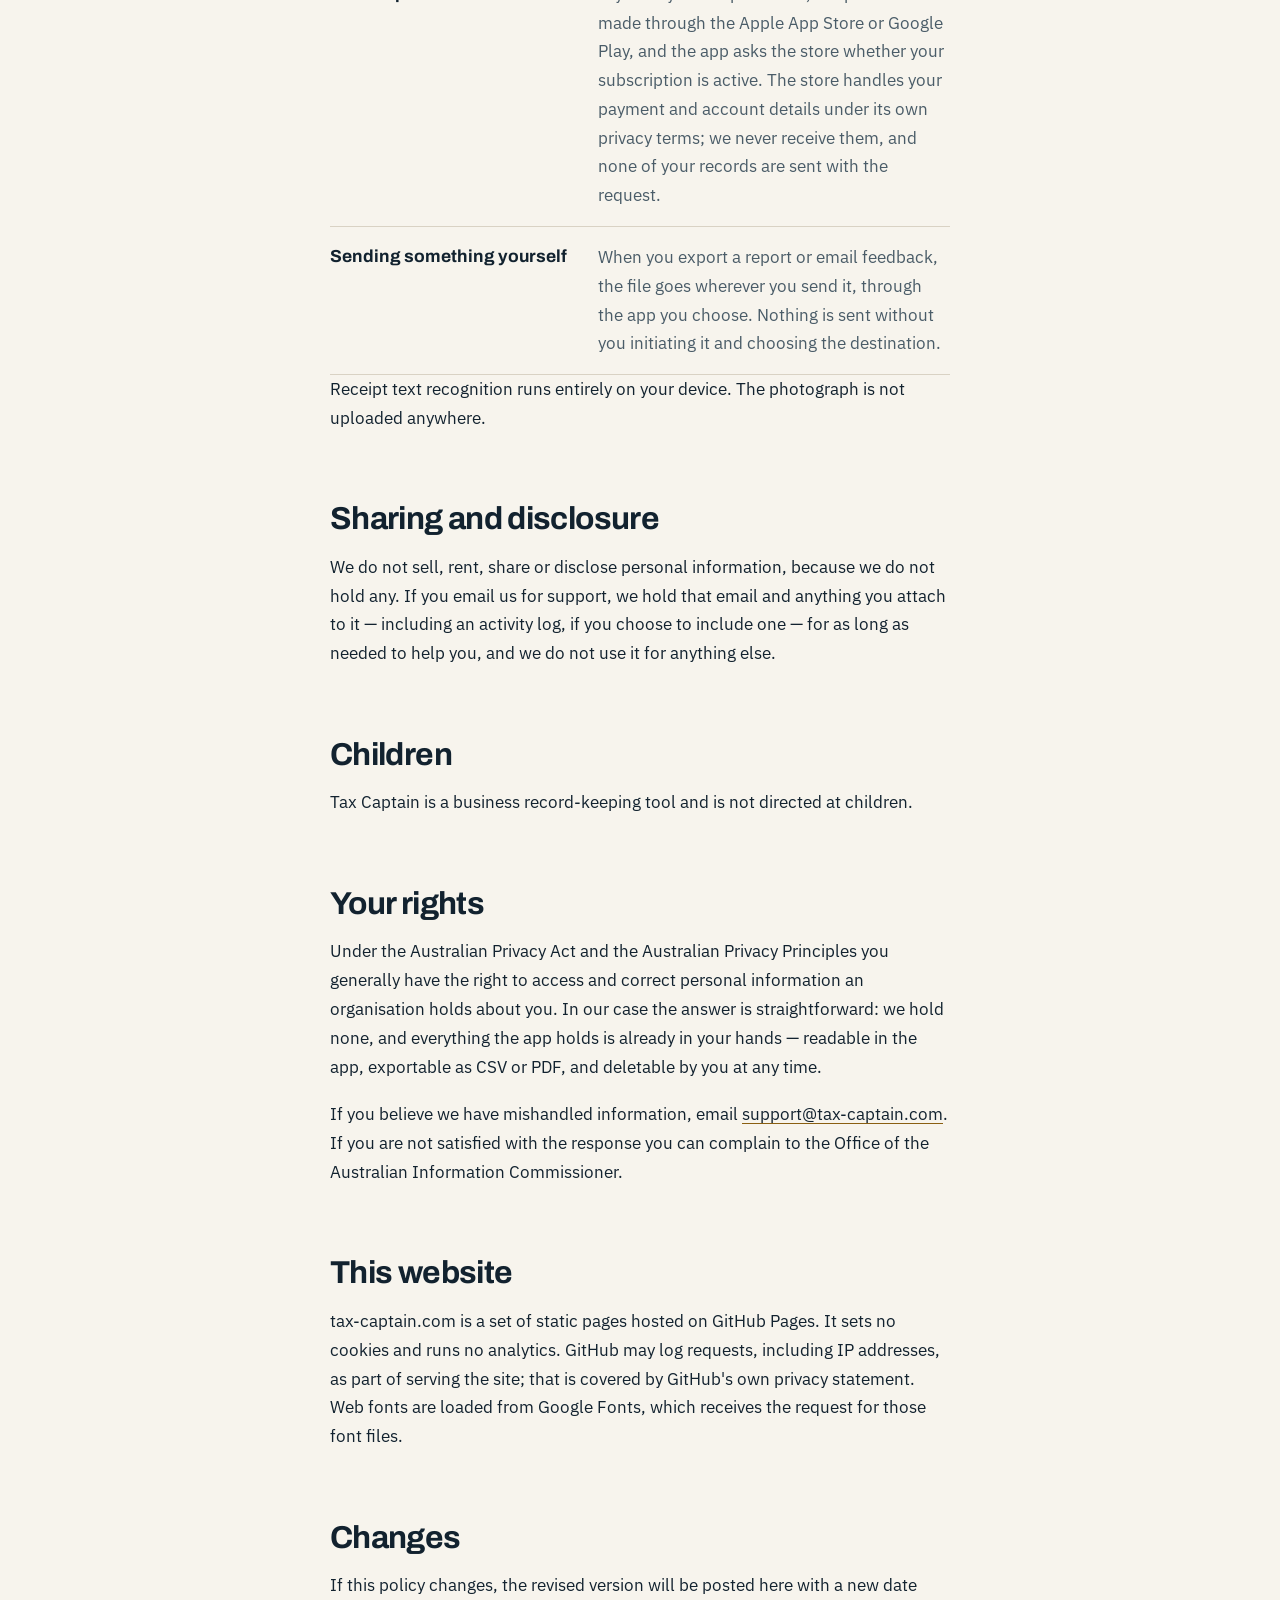
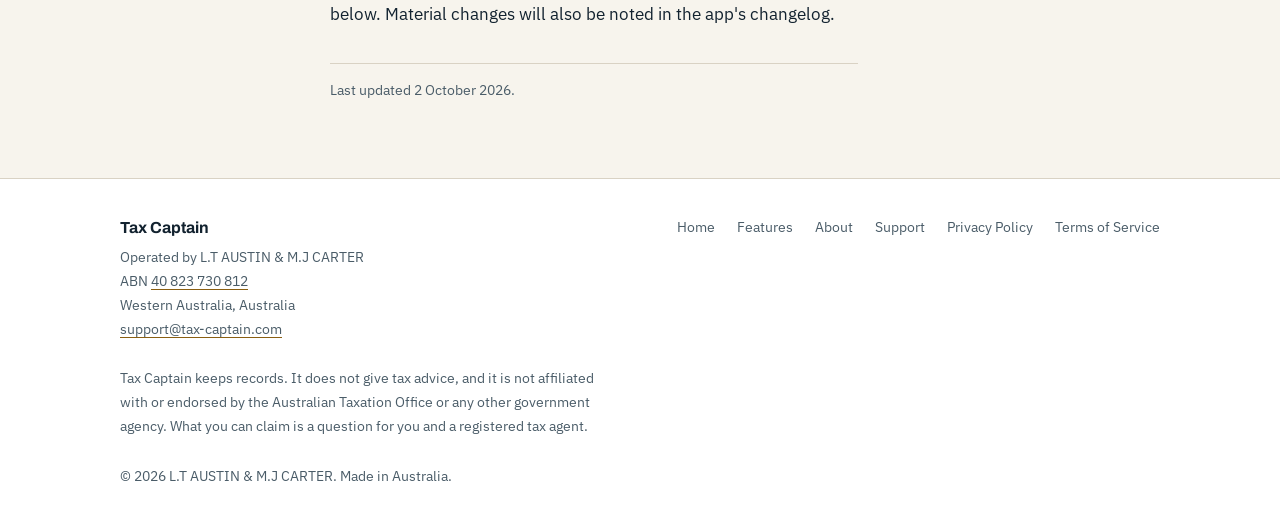
<file: privacy.html>
<!doctype html>
<html lang="en-AU">
<head>
<meta charset="utf-8">
<meta name="viewport" content="width=device-width, initial-scale=1">
<title>Privacy Policy — Tax Captain</title>
<meta name="description" content="Tax Captain has no account and no server. This policy explains what stays on your device and the few times the app reaches the internet.">
<link rel="canonical" href="https://tax-captain.com/privacy.html">
<link rel="icon" href="favicon.svg" type="image/svg+xml">
<link rel="apple-touch-icon" href="apple-touch-icon.png">
<meta name="theme-color" content="#0E2233">
<meta property="og:site_name" content="Tax Captain">
<meta property="og:title" content="Privacy Policy — Tax Captain">
<meta property="og:description" content="Tax Captain has no account and no server. What stays on your device, and the few times the app reaches the internet.">
<meta property="og:url" content="https://tax-captain.com/privacy.html">
<meta property="og:type" content="website">
<meta property="og:image" content="https://tax-captain.com/og-image.png">
<meta property="og:image:width" content="1200">
<meta property="og:image:height" content="630">
<meta property="og:image:alt" content="Tax Captain: your work logbook keeps itself.">
<meta name="twitter:card" content="summary_large_image">
<link rel="preconnect" href="https://fonts.googleapis.com">
<link rel="preconnect" href="https://fonts.gstatic.com" crossorigin>
<link rel="stylesheet" href="https://fonts.googleapis.com/css2?family=Archivo:wght@600;700&family=IBM+Plex+Sans:wght@400;600&display=swap">
<link rel="stylesheet" href="styles.css">
</head>
<body>

<header class="masthead">
  <div class="wrap">
    <a class="brand" href="index.html">
      <svg viewBox="0 0 24 24" fill="none" stroke="currentColor" stroke-width="1.8"
           stroke-linecap="round" stroke-linejoin="round" aria-hidden="true">
        <circle cx="12" cy="12" r="9"/>
        <path d="M15.5 8.5 13.6 13.6 8.5 15.5l1.9-5.1z"/>
      </svg>
      Tax Captain
    </a>
    <nav class="nav" aria-label="Main">
      <a href="index.html">Home</a>
      <a href="features.html">Features</a>
      <a href="about.html">About</a>
      <a href="support.html">Support</a>
      <a href="privacy.html" aria-current="page">Privacy Policy</a>
      <a href="terms.html">Terms of Service</a>
    </nav>
  </div>
</header>

<main>

<div class="page-head">
  <div class="wrap">
    <p class="kicker">Legal</p>
    <h1>Privacy Policy</h1>
    <p>
      The short version: Tax Captain has no account and no server, so there is
      nowhere for your records to go. Everything below is the long version.
    </p>
  </div>
</div>

<section>
  <div class="wrap prose">

    <h2>Who this is about</h2>
    <p>
      Tax Captain ("the app") is provided by L.T AUSTIN &amp; M.J CARTER, a
      partnership based in Western Australia
      (<a href="https://abr.business.gov.au/ABN/View?abn=40823730812" rel="noopener">ABN 40 823 730 812</a>), trading as
      Tax Captain ("we", "us"). Contact:
      <a href="mailto:support@tax-captain.com">support@tax-captain.com</a>.
      This policy covers the mobile app and this website.
    </p>

    <h2>What we collect</h2>
    <p><strong>Nothing.</strong> We do not operate a server that receives your
    data, we do not have accounts, and we do not use analytics, advertising
    identifiers, crash reporting or tracking of any kind.</p>
    <p>
      We cannot see your trips, your expenses, your receipts, your location or
      how you use the app. Not because we choose not to look — because the app
      does not send any of it to us.
    </p>

    <h2>What the app stores, and where</h2>
    <p>
      All of the following is created by you and held only in the app's
      private storage on your own device:
    </p>
    <ul>
      <li>Trips, including the GPS route recorded while a trip is being measured</li>
      <li>Places you save — home, work sites, suppliers, customers</li>
      <li>Expenses, and the receipt photographs you attach</li>
      <li>Vehicles, odometer readings and logbook periods</li>
      <li>Your settings and the classification patterns the app learns from your corrections</li>
      <li>An activity log of what the app did, which records events and never coordinates, merchant names or amounts</li>
    </ul>
    <p>
      This data is removed when you delete the app, or through Settings &rarr;
      Danger zone &rarr; Reset all data. It may also be included in whatever
      backup your phone makes (iCloud or Google backup), which is governed by
      Apple's or Google's own terms, not ours.
    </p>
    <p>
      If you use More &rarr; Back up and restore, the app makes a backup file
      holding your records and receipt photos. It is made only when you ask,
      and it goes only where you send it &mdash; we never receive a copy. You
      can put a password on it, in which case it is encrypted on your phone
      and cannot be opened without that password; we cannot reset or recover
      it. Without a password it is not encrypted. Either way, keep it
      somewhere private, and delete it when you no longer need it.
    </p>

    <h2>Permissions, and why</h2>
    <div class="ledger">
      <div>
        <p class="term">Location</p>
        <p class="detail">
          To measure the distance of a trip. Background or "Always" access is
          needed only if you switch on automatic detection, which is off
          unless you turn it on. Location data is used on the device to
          produce a trip and is never transmitted to us.
        </p>
      </div>
      <div>
        <p class="term">Motion and fitness</p>
        <p class="detail">
          To tell driving from walking, so automatic detection knows when a
          drive has started. Used on the device only.
        </p>
      </div>
      <div>
        <p class="term">Camera and photo library</p>
        <p class="detail">
          To photograph a receipt or attach one you already have. Photographs
          stay in the app's private storage.
        </p>
      </div>
      <div>
        <p class="term">Notifications</p>
        <p class="detail">
          For the reminders you switch on, and for the notice Android requires
          while a trip is being recorded. All scheduled by your phone, on your
          phone.
        </p>
      </div>
    </div>

    <h2>When the app does use the internet</h2>
    <p>
      The app works offline. There are four things that reach the internet,
      all of them optional in the sense that the app functions without them,
      and none of them involve us:
    </p>
    <div class="ledger">
      <div>
        <p class="term">Map tiles</p>
        <p class="detail">
          When you look at a map, the pictures are fetched from OpenStreetMap
          or, if you choose satellite, from Esri. Those providers see the
          request — which includes your device's IP address and which part of
          the world you are looking at — under their own privacy terms.
        </p>
      </div>
      <div>
        <p class="term">Address lookups</p>
        <p class="detail">
          Turning coordinates into an address is tried first with your phone's
          own built-in geocoder (Apple or Google, on the device). If that
          finds nothing, the coordinates are sent to Nominatim, OpenStreetMap's
          public geocoding service, which sees those coordinates and your IP
          address. No other information about you is sent with it.
        </p>
      </div>
      <div>
        <p class="term">Subscriptions</p>
        <p class="detail">
          If you buy Tax Captain Plus, the purchase is made through the Apple
          App Store or Google Play, and the app asks the store whether your
          subscription is active. The store handles your payment and account
          details under its own privacy terms; we never receive them, and none
          of your records are sent with the request.
        </p>
      </div>
      <div>
        <p class="term">Sending something yourself</p>
        <p class="detail">
          When you export a report or email feedback, the file goes wherever
          you send it, through the app you choose. Nothing is sent without you
          initiating it and choosing the destination.
        </p>
      </div>
    </div>
    <p>
      Receipt text recognition runs entirely on your device. The photograph is
      not uploaded anywhere.
    </p>

    <h2>Sharing and disclosure</h2>
    <p>
      We do not sell, rent, share or disclose personal information, because we
      do not hold any. If you email us for support, we hold that email and
      anything you attach to it — including an activity log, if you choose to
      include one — for as long as needed to help you, and we do not use it
      for anything else.
    </p>

    <h2>Children</h2>
    <p>
      Tax Captain is a business record-keeping tool and is not directed at
      children.
    </p>

    <h2>Your rights</h2>
    <p>
      Under the Australian Privacy Act and the Australian Privacy Principles
      you generally have the right to access and correct personal information
      an organisation holds about you. In our case the answer is
      straightforward: we hold none, and everything the app holds is already
      in your hands — readable in the app, exportable as CSV or PDF, and
      deletable by you at any time.
    </p>
    <p>
      If you believe we have mishandled information, email
      <a href="mailto:support@tax-captain.com">support@tax-captain.com</a>. If
      you are not satisfied with the response you can complain to the Office
      of the Australian Information Commissioner.
    </p>

    <h2>This website</h2>
    <p>
      tax-captain.com is a set of static pages hosted on GitHub Pages. It sets
      no cookies and runs no analytics. GitHub may log requests, including IP
      addresses, as part of serving the site; that is covered by GitHub's own
      privacy statement. Web fonts are loaded from Google Fonts, which
      receives the request for those font files.
    </p>

    <h2>Changes</h2>
    <p>
      If this policy changes, the revised version will be posted here with a
      new date below. Material changes will also be noted in the app's
      changelog.
    </p>

    <p class="updated">Last updated 2 October 2026.</p>
  </div>
</section>

</main>
<footer>
  <div class="wrap">
    <div class="cols">
      <div class="org">
        <p class="org-name">Tax Captain</p>
        <p>Operated by L.T AUSTIN &amp; M.J CARTER</p>
        <p>ABN <a href="https://abr.business.gov.au/ABN/View?abn=40823730812" rel="noopener">40 823 730 812</a></p>
        <p>Western Australia, Australia</p>
        <p><a href="mailto:support@tax-captain.com">support@tax-captain.com</a></p>
      </div>
      <nav aria-label="Footer">
        <a href="index.html">Home</a>
        <a href="features.html">Features</a>
        <a href="about.html">About</a>
        <a href="support.html">Support</a>
        <a href="privacy.html">Privacy Policy</a>
        <a href="terms.html">Terms of Service</a>
      </nav>
    </div>
    <p class="fine">
      Tax Captain keeps records. It does not give tax advice, and it is not
      affiliated with or endorsed by the Australian Taxation Office or any
      other government agency. What you can claim is a question for you and a
      registered tax agent.
    </p>
    <p class="fine">&copy; 2026 L.T AUSTIN &amp; M.J CARTER. Made in Australia.</p>
  </div>
</footer>

</body>
</html>
</file>
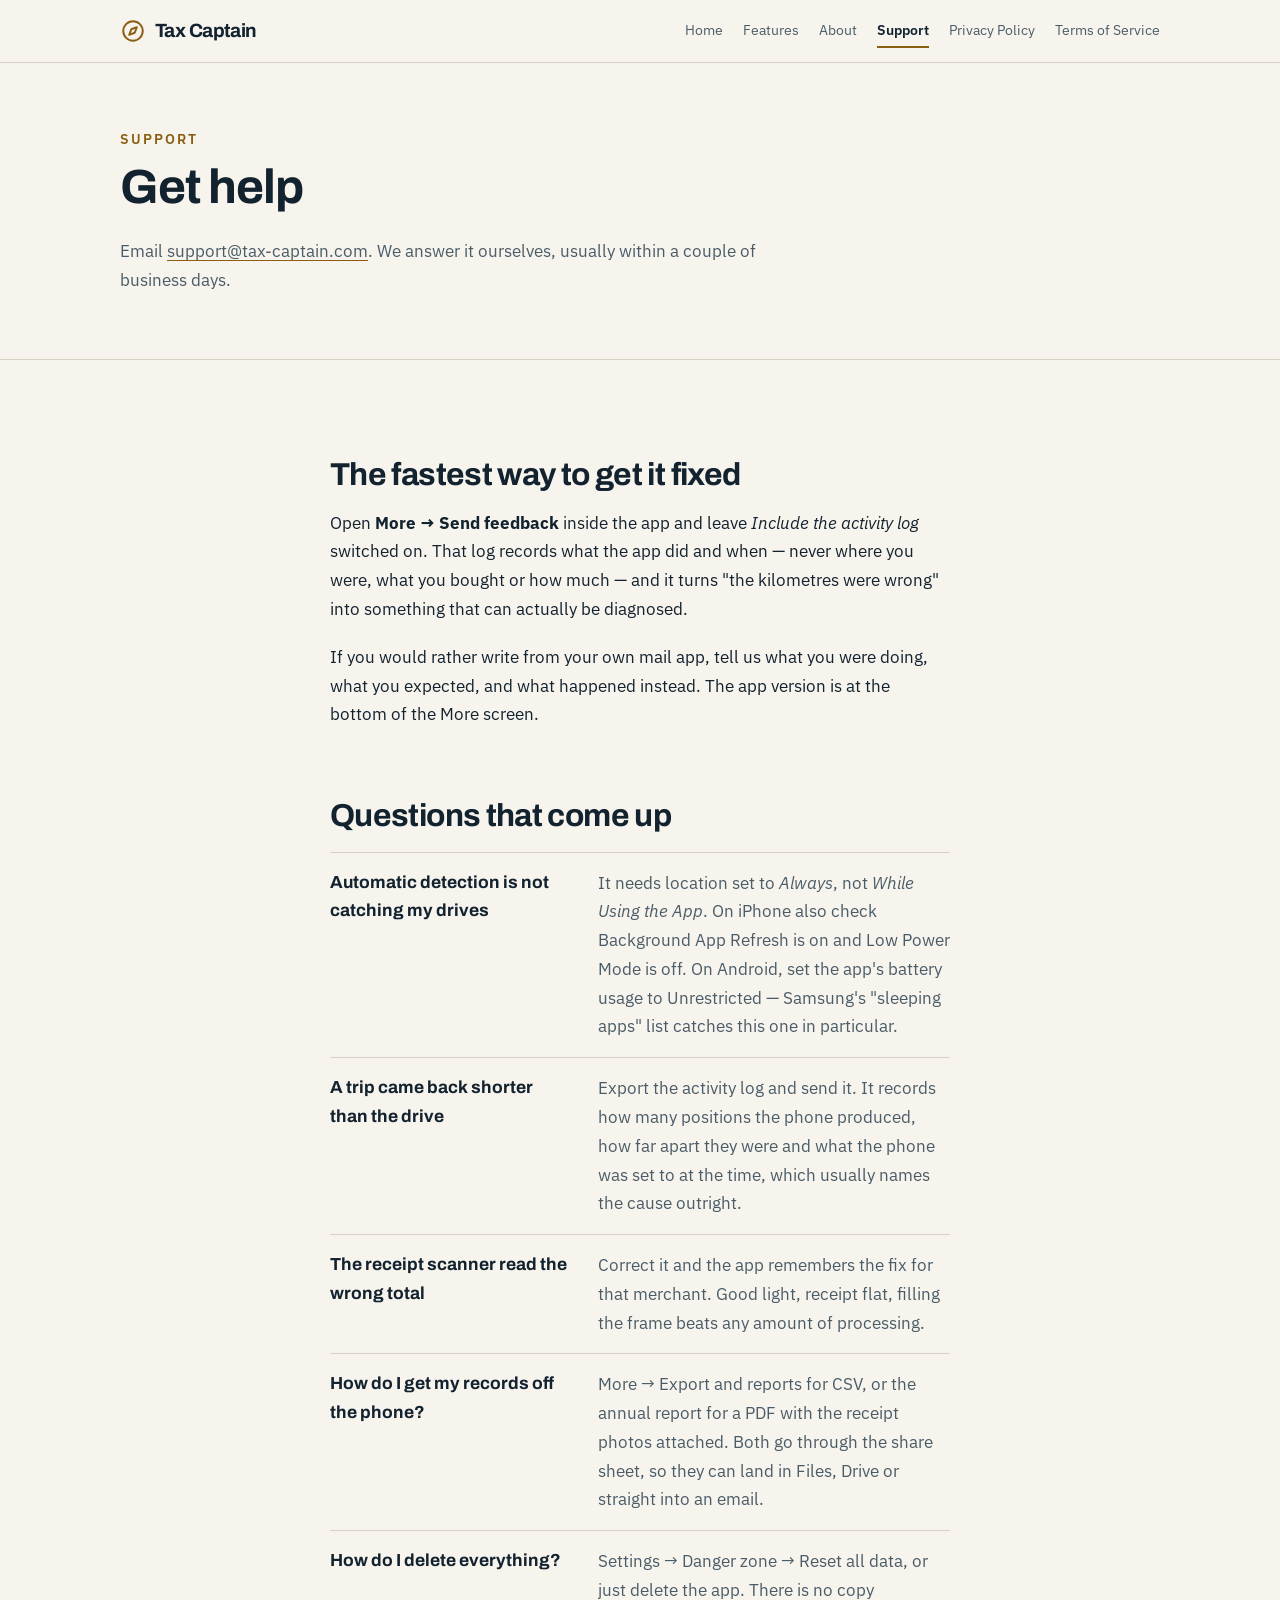
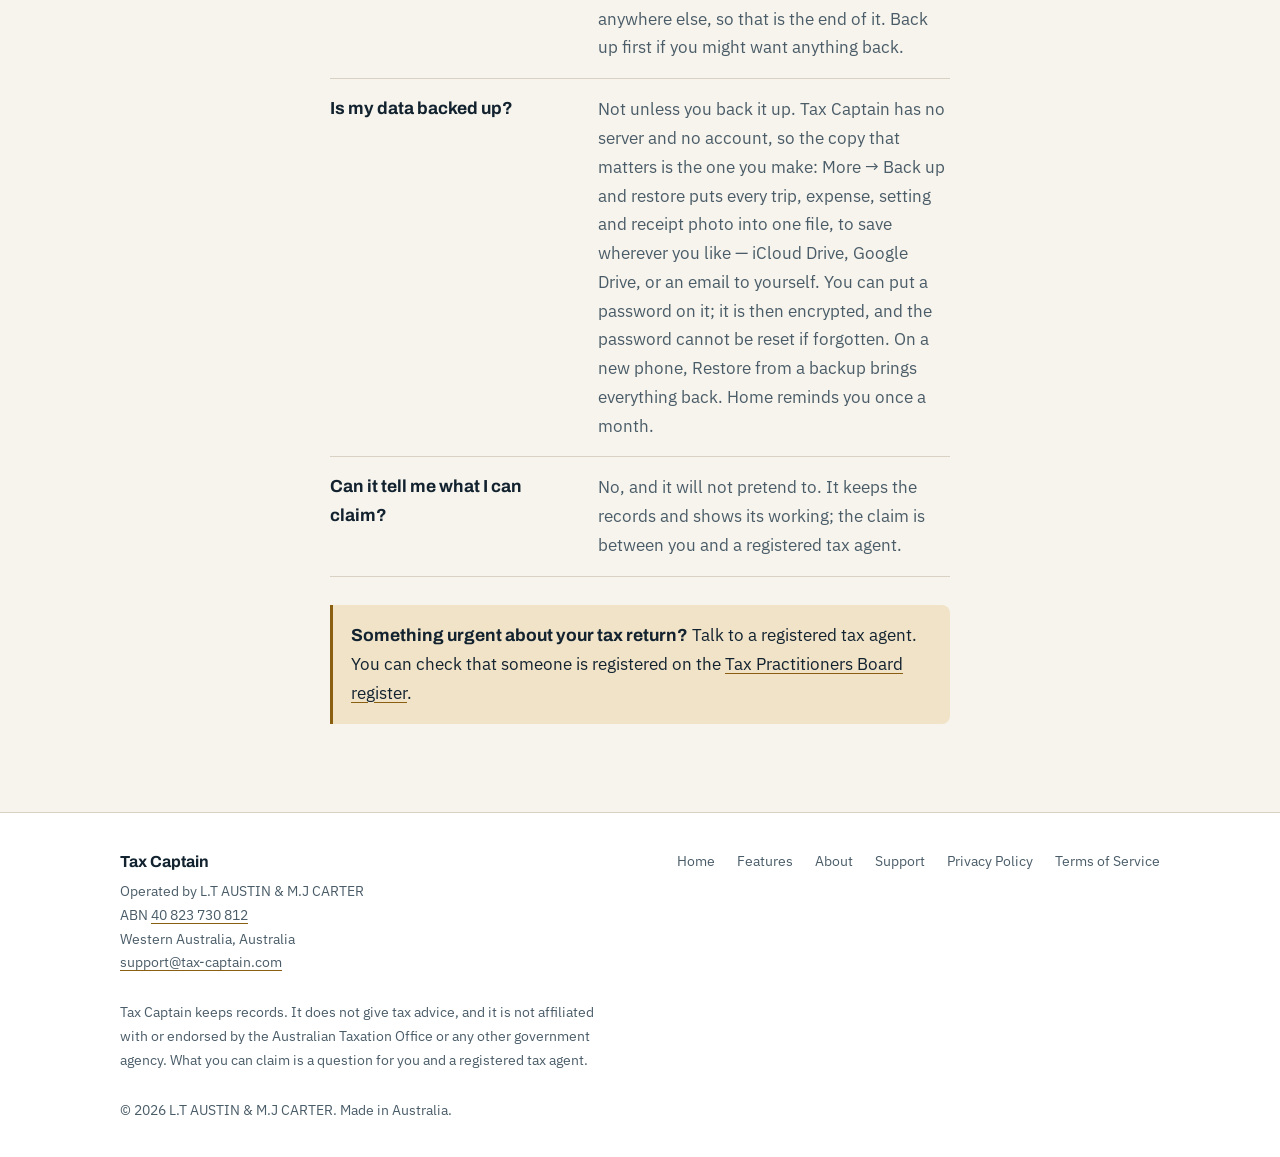
<file: support.html>
<!doctype html>
<html lang="en-AU">
<head>
<meta charset="utf-8">
<meta name="viewport" content="width=device-width, initial-scale=1">
<title>Support — Tax Captain</title>
<meta name="description" content="How to get help with Tax Captain, and answers to the questions that come up most.">
<link rel="canonical" href="https://tax-captain.com/support.html">
<link rel="icon" href="favicon.svg" type="image/svg+xml">
<link rel="apple-touch-icon" href="apple-touch-icon.png">
<meta name="theme-color" content="#0E2233">
<meta property="og:site_name" content="Tax Captain">
<meta property="og:title" content="Support — Tax Captain">
<meta property="og:description" content="Get help with Tax Captain.">
<meta property="og:url" content="https://tax-captain.com/support.html">
<meta property="og:type" content="website">
<meta property="og:image" content="https://tax-captain.com/og-image.png">
<meta property="og:image:width" content="1200">
<meta property="og:image:height" content="630">
<meta property="og:image:alt" content="Tax Captain: your work logbook keeps itself.">
<meta name="twitter:card" content="summary_large_image">
<link rel="preconnect" href="https://fonts.googleapis.com">
<link rel="preconnect" href="https://fonts.gstatic.com" crossorigin>
<link rel="stylesheet" href="https://fonts.googleapis.com/css2?family=Archivo:wght@600;700&family=IBM+Plex+Sans:wght@400;600&display=swap">
<link rel="stylesheet" href="styles.css">
</head>
<body>

<header class="masthead">
  <div class="wrap">
    <a class="brand" href="index.html">
      <svg viewBox="0 0 24 24" fill="none" stroke="currentColor" stroke-width="1.8"
           stroke-linecap="round" stroke-linejoin="round" aria-hidden="true">
        <circle cx="12" cy="12" r="9"/>
        <path d="M15.5 8.5 13.6 13.6 8.5 15.5l1.9-5.1z"/>
      </svg>
      Tax Captain
    </a>
    <nav class="nav" aria-label="Main">
      <a href="index.html">Home</a>
      <a href="features.html">Features</a>
      <a href="about.html">About</a>
      <a href="support.html" aria-current="page">Support</a>
      <a href="privacy.html">Privacy Policy</a>
      <a href="terms.html">Terms of Service</a>
    </nav>
  </div>
</header>

<main>

<div class="page-head">
  <div class="wrap">
    <p class="kicker">Support</p>
    <h1>Get help</h1>
    <p>
      Email <a href="mailto:support@tax-captain.com">support@tax-captain.com</a>.
      We answer it ourselves, usually within a couple of business days.
    </p>
  </div>
</div>

<section>
  <div class="wrap prose">
    <h2>The fastest way to get it fixed</h2>
    <p>
      Open <strong>More &rarr; Send feedback</strong> inside the app and leave
      <em>Include the activity log</em> switched on. That log records what the
      app did and when — never where you were, what you bought or how much —
      and it turns "the kilometres were wrong" into something that can
      actually be diagnosed.
    </p>
    <p>
      If you would rather write from your own mail app, tell us what you were
      doing, what you expected, and what happened instead. The app version is
      at the bottom of the More screen.
    </p>

    <h2>Questions that come up</h2>
    <div class="ledger">
      <div>
        <p class="term">Automatic detection is not catching my drives</p>
        <p class="detail">
          It needs location set to <em>Always</em>, not <em>While Using the
          App</em>. On iPhone also check Background App Refresh is on and Low
          Power Mode is off. On Android, set the app's battery usage to
          Unrestricted — Samsung's "sleeping apps" list catches this one in
          particular.
        </p>
      </div>
      <div>
        <p class="term">A trip came back shorter than the drive</p>
        <p class="detail">
          Export the activity log and send it. It records how many positions
          the phone produced, how far apart they were and what the phone was
          set to at the time, which usually names the cause outright.
        </p>
      </div>
      <div>
        <p class="term">The receipt scanner read the wrong total</p>
        <p class="detail">
          Correct it and the app remembers the fix for that merchant. Good
          light, receipt flat, filling the frame beats any amount of
          processing.
        </p>
      </div>
      <div>
        <p class="term">How do I get my records off the phone?</p>
        <p class="detail">
          More &rarr; Export and reports for CSV, or the annual report for a PDF with the
          receipt photos attached. Both go through the share sheet, so they
          can land in Files, Drive or straight into an email.
        </p>
      </div>
      <div>
        <p class="term">How do I delete everything?</p>
        <p class="detail">
          Settings &rarr; Danger zone &rarr; Reset all data, or just delete the
          app. There is no copy anywhere else, so that is the end of it.
          Back up first if you might want anything back.
        </p>
      </div>
      <div>
        <p class="term">Is my data backed up?</p>
        <p class="detail">
          Not unless you back it up. Tax Captain has no server and no account,
          so the copy that matters is the one you make: More &rarr; Back up and
          restore puts every trip, expense, setting and receipt photo into one
          file, to save wherever you like &mdash; iCloud Drive, Google Drive, or
          an email to yourself. You can put a password on it; it is then
          encrypted, and the password cannot be reset if forgotten. On a new
          phone, Restore from a backup brings everything back. Home reminds
          you once a month.
        </p>
      </div>
      <div>
        <p class="term">Can it tell me what I can claim?</p>
        <p class="detail">
          No, and it will not pretend to. It keeps the records and shows its
          working; the claim is between you and a registered tax agent.
        </p>
      </div>
    </div>

    <div class="note">
      <p>
        <strong>Something urgent about your tax return?</strong> Talk to a
        registered tax agent. You can check that someone is registered on the
        <a href="https://www.tpb.gov.au/public-register" rel="noopener">Tax Practitioners Board register</a>.
      </p>
    </div>
  </div>
</section>

</main>
<footer>
  <div class="wrap">
    <div class="cols">
      <div class="org">
        <p class="org-name">Tax Captain</p>
        <p>Operated by L.T AUSTIN &amp; M.J CARTER</p>
        <p>ABN <a href="https://abr.business.gov.au/ABN/View?abn=40823730812" rel="noopener">40 823 730 812</a></p>
        <p>Western Australia, Australia</p>
        <p><a href="mailto:support@tax-captain.com">support@tax-captain.com</a></p>
      </div>
      <nav aria-label="Footer">
        <a href="index.html">Home</a>
        <a href="features.html">Features</a>
        <a href="about.html">About</a>
        <a href="support.html">Support</a>
        <a href="privacy.html">Privacy Policy</a>
        <a href="terms.html">Terms of Service</a>
      </nav>
    </div>
    <p class="fine">
      Tax Captain keeps records. It does not give tax advice, and it is not
      affiliated with or endorsed by the Australian Taxation Office or any
      other government agency. What you can claim is a question for you and a
      registered tax agent.
    </p>
    <p class="fine">&copy; 2026 L.T AUSTIN &amp; M.J CARTER. Made in Australia.</p>
  </div>
</footer>

</body>
</html>
</file>
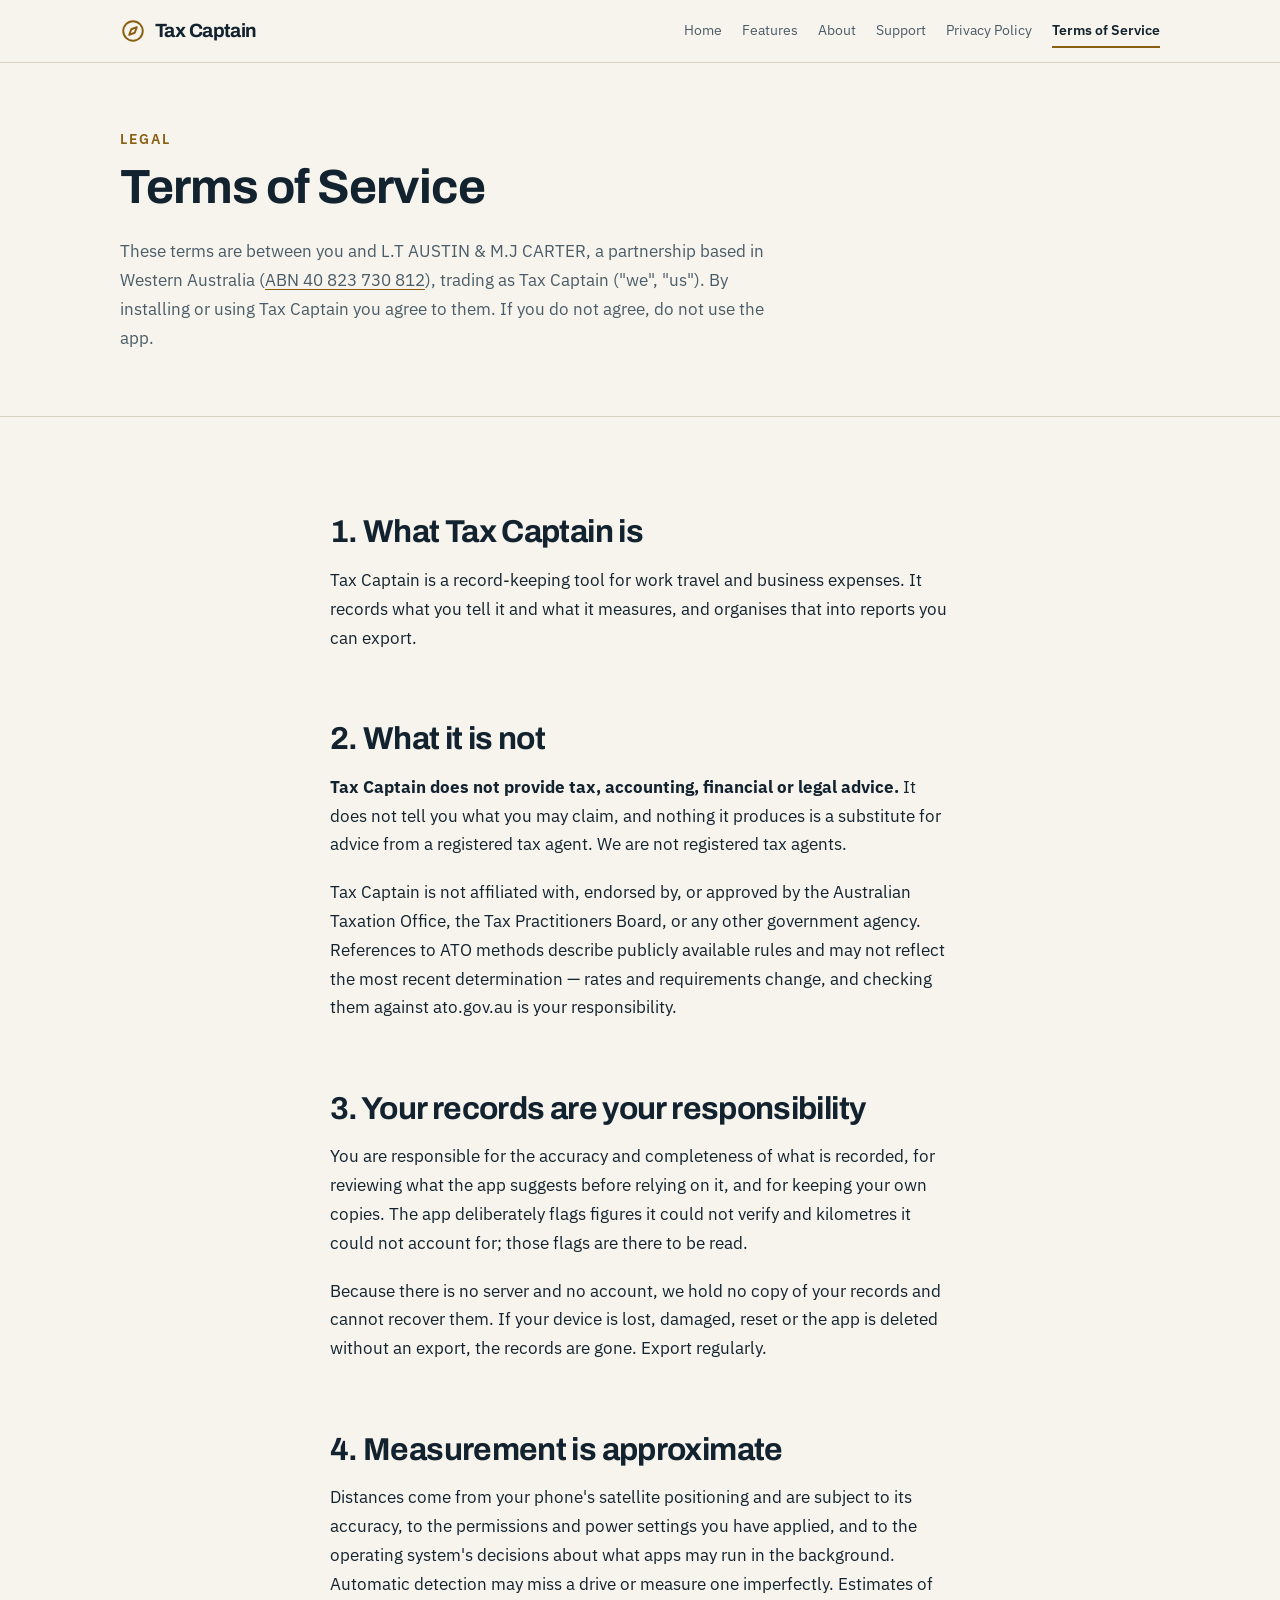
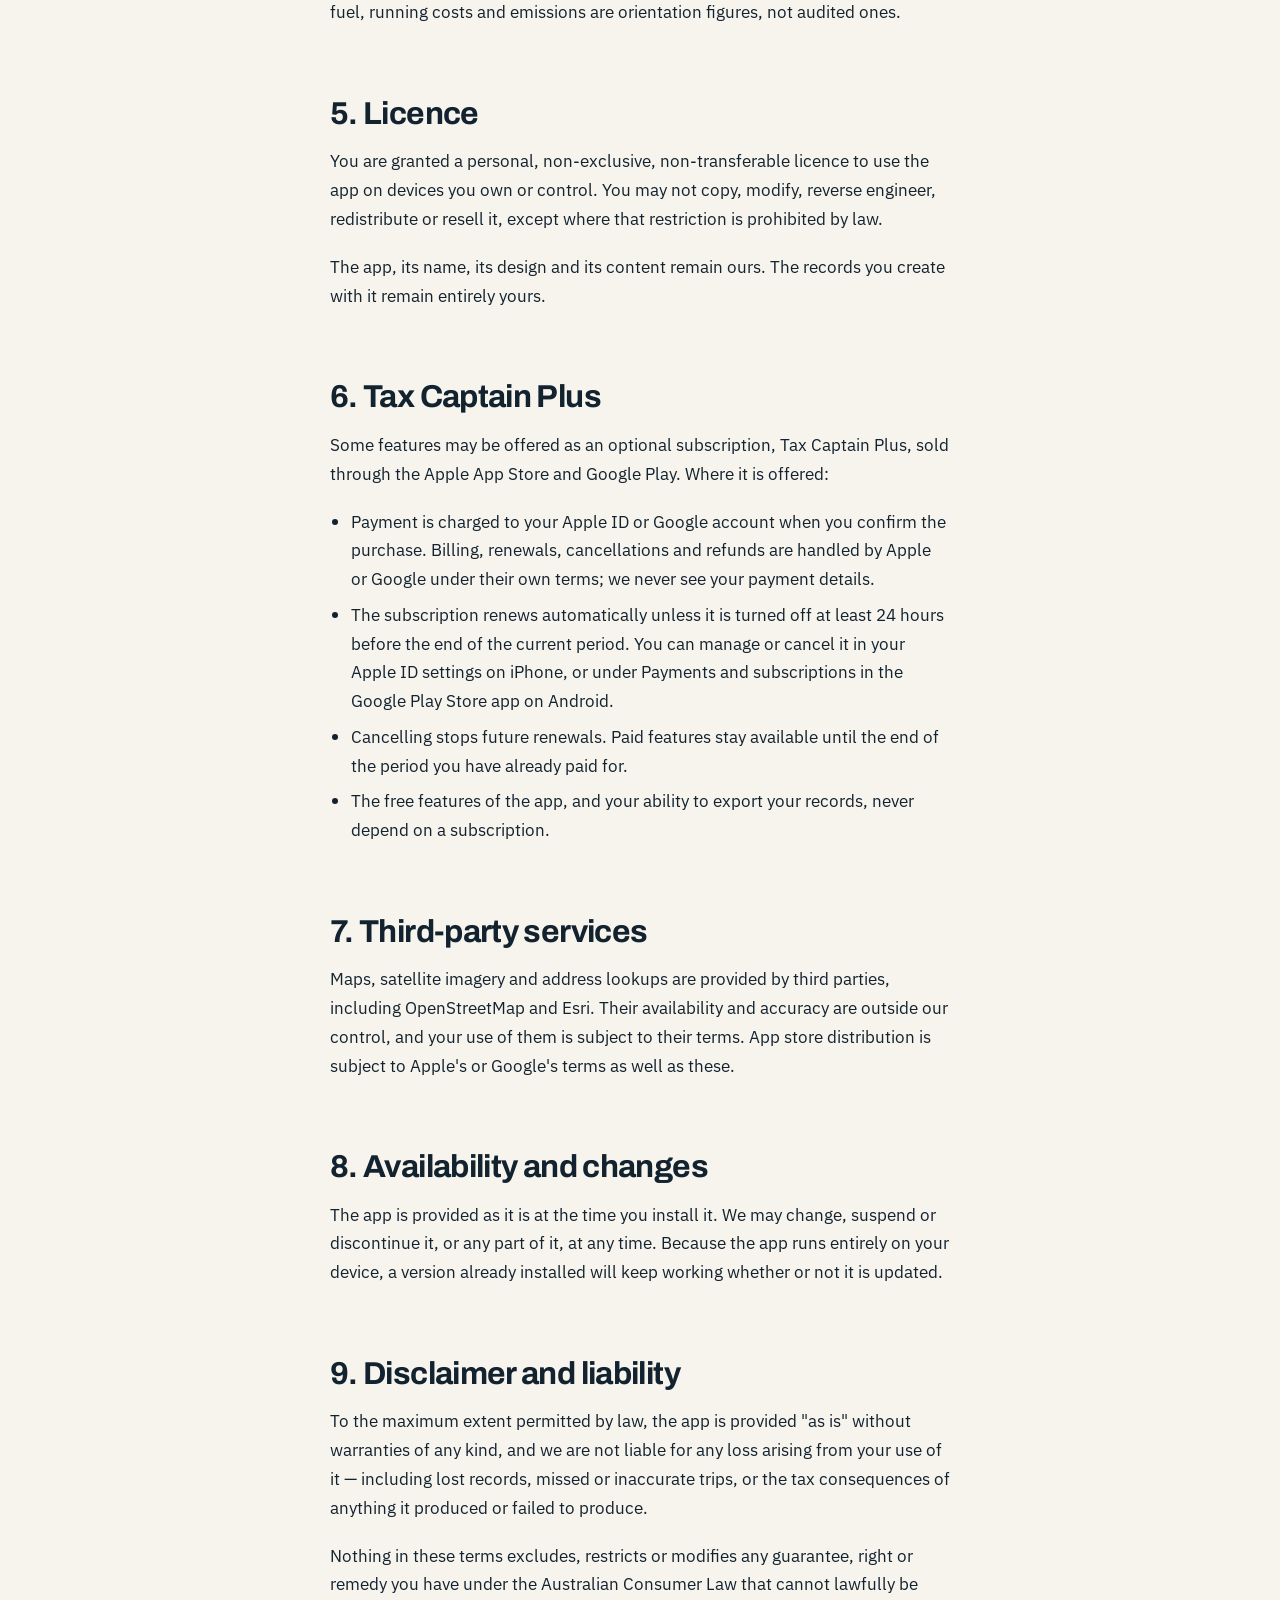
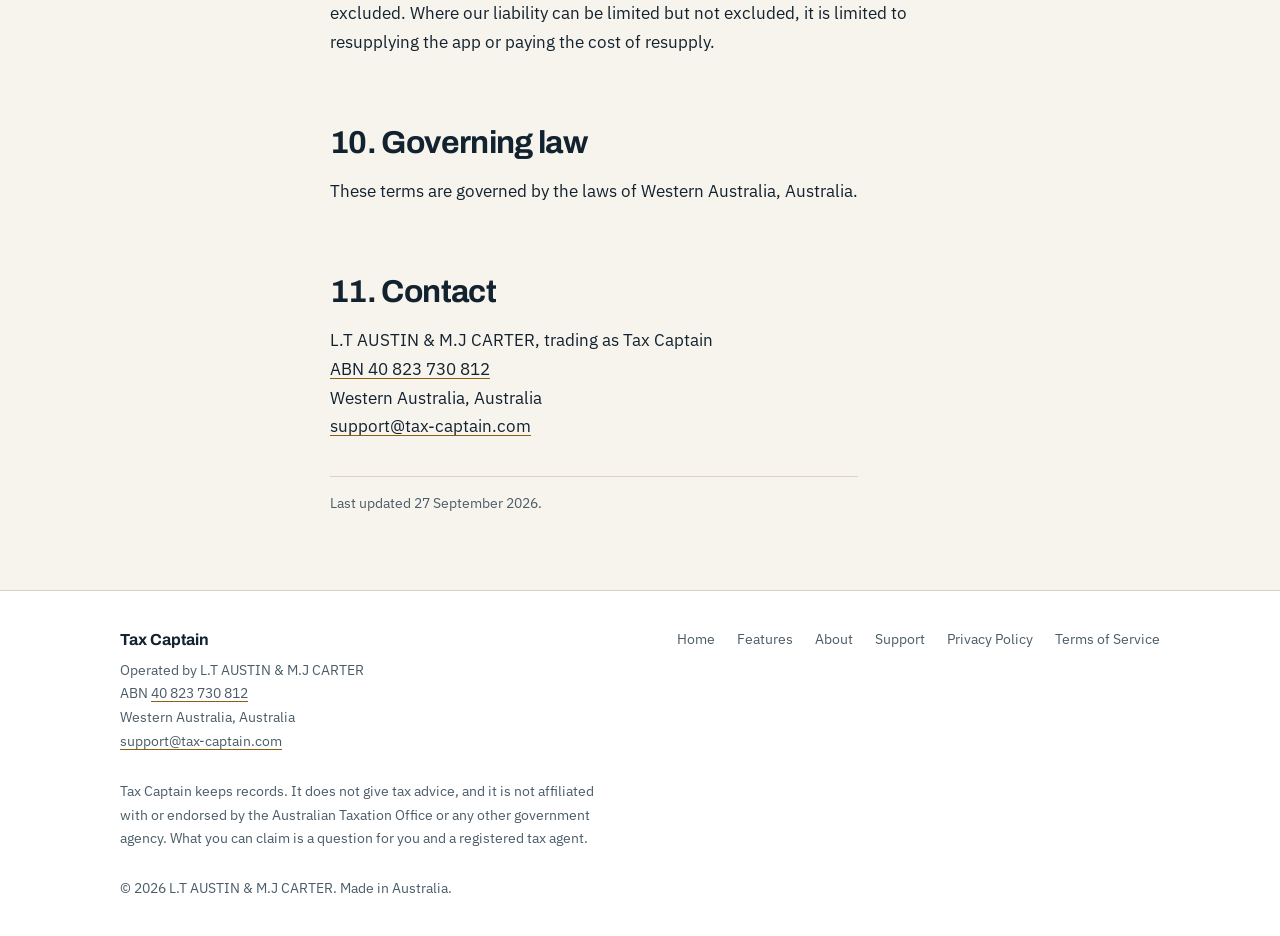
<file: terms.html>
<!doctype html>
<html lang="en-AU">
<head>
<meta charset="utf-8">
<meta name="viewport" content="width=device-width, initial-scale=1">
<title>Terms of Service — Tax Captain</title>
<meta name="description" content="The terms you agree to by using the Tax Captain app and website.">
<link rel="canonical" href="https://tax-captain.com/terms.html">
<link rel="icon" href="favicon.svg" type="image/svg+xml">
<link rel="apple-touch-icon" href="apple-touch-icon.png">
<meta name="theme-color" content="#0E2233">
<meta property="og:site_name" content="Tax Captain">
<meta property="og:title" content="Terms of Service — Tax Captain">
<meta property="og:description" content="The terms for using Tax Captain.">
<meta property="og:url" content="https://tax-captain.com/terms.html">
<meta property="og:type" content="website">
<meta property="og:image" content="https://tax-captain.com/og-image.png">
<meta property="og:image:width" content="1200">
<meta property="og:image:height" content="630">
<meta property="og:image:alt" content="Tax Captain: your work logbook keeps itself.">
<meta name="twitter:card" content="summary_large_image">
<link rel="preconnect" href="https://fonts.googleapis.com">
<link rel="preconnect" href="https://fonts.gstatic.com" crossorigin>
<link rel="stylesheet" href="https://fonts.googleapis.com/css2?family=Archivo:wght@600;700&family=IBM+Plex+Sans:wght@400;600&display=swap">
<link rel="stylesheet" href="styles.css">
</head>
<body>

<header class="masthead">
  <div class="wrap">
    <a class="brand" href="index.html">
      <svg viewBox="0 0 24 24" fill="none" stroke="currentColor" stroke-width="1.8"
           stroke-linecap="round" stroke-linejoin="round" aria-hidden="true">
        <circle cx="12" cy="12" r="9"/>
        <path d="M15.5 8.5 13.6 13.6 8.5 15.5l1.9-5.1z"/>
      </svg>
      Tax Captain
    </a>
    <nav class="nav" aria-label="Main">
      <a href="index.html">Home</a>
      <a href="features.html">Features</a>
      <a href="about.html">About</a>
      <a href="support.html">Support</a>
      <a href="privacy.html">Privacy Policy</a>
      <a href="terms.html" aria-current="page">Terms of Service</a>
    </nav>
  </div>
</header>

<main>

<div class="page-head">
  <div class="wrap">
    <p class="kicker">Legal</p>
    <h1>Terms of Service</h1>
    <p>
      These terms are between you and L.T AUSTIN &amp; M.J CARTER, a
      partnership based in Western Australia
      (<a href="https://abr.business.gov.au/ABN/View?abn=40823730812" rel="noopener">ABN 40 823 730 812</a>), trading as
      Tax Captain ("we", "us"). By installing or using Tax Captain you agree
      to them. If you do not agree, do not use the app.
    </p>
  </div>
</div>

<section>
  <div class="wrap prose">

    <h2>1. What Tax Captain is</h2>
    <p>
      Tax Captain is a record-keeping tool for work travel and business
      expenses. It records what you tell it and what it measures, and
      organises that into reports you can export.
    </p>

    <h2>2. What it is not</h2>
    <p>
      <strong>Tax Captain does not provide tax, accounting, financial or legal
      advice.</strong> It does not tell you what you may claim, and nothing it
      produces is a substitute for advice from a registered tax agent. We are
      not registered tax agents.
    </p>
    <p>
      Tax Captain is not affiliated with, endorsed by, or approved by the
      Australian Taxation Office, the Tax Practitioners Board, or any other
      government agency. References to ATO methods describe publicly available
      rules and may not reflect the most recent determination — rates and
      requirements change, and checking them against ato.gov.au is your
      responsibility.
    </p>

    <h2>3. Your records are your responsibility</h2>
    <p>
      You are responsible for the accuracy and completeness of what is
      recorded, for reviewing what the app suggests before relying on it, and
      for keeping your own copies. The app deliberately flags figures it could
      not verify and kilometres it could not account for; those flags are
      there to be read.
    </p>
    <p>
      Because there is no server and no account, we hold no copy of your
      records and cannot recover them. If your device is lost, damaged, reset
      or the app is deleted without an export, the records are gone. Export
      regularly.
    </p>

    <h2>4. Measurement is approximate</h2>
    <p>
      Distances come from your phone's satellite positioning and are subject
      to its accuracy, to the permissions and power settings you have applied,
      and to the operating system's decisions about what apps may run in the
      background. Automatic detection may miss a drive or measure one
      imperfectly. Estimates of fuel, running costs and emissions are
      orientation figures, not audited ones.
    </p>

    <h2>5. Licence</h2>
    <p>
      You are granted a personal, non-exclusive, non-transferable licence to
      use the app on devices you own or control. You may not copy, modify,
      reverse engineer, redistribute or resell it, except where that
      restriction is prohibited by law.
    </p>
    <p>
      The app, its name, its design and its content remain ours. The records
      you create with it remain entirely yours.
    </p>

    <h2>6. Tax Captain Plus</h2>
    <p>
      Some features may be offered as an optional subscription, Tax Captain
      Plus, sold through the Apple App Store and Google Play. Where it is
      offered:
    </p>
    <ul>
      <li>
        Payment is charged to your Apple ID or Google account when you
        confirm the purchase. Billing, renewals, cancellations and refunds are
        handled by Apple or Google under their own terms; we never see your
        payment details.
      </li>
      <li>
        The subscription renews automatically unless it is turned off at
        least 24 hours before the end of the current period. You can manage
        or cancel it in your Apple ID settings on iPhone, or under Payments
        and subscriptions in the Google Play Store app on Android.
      </li>
      <li>
        Cancelling stops future renewals. Paid features stay available until
        the end of the period you have already paid for.
      </li>
      <li>
        The free features of the app, and your ability to export your
        records, never depend on a subscription.
      </li>
    </ul>

    <h2>7. Third-party services</h2>
    <p>
      Maps, satellite imagery and address lookups are provided by third
      parties, including OpenStreetMap and Esri. Their availability and
      accuracy are outside our control, and your use of them is subject to
      their terms. App store distribution is subject to Apple's or Google's
      terms as well as these.
    </p>

    <h2>8. Availability and changes</h2>
    <p>
      The app is provided as it is at the time you install it. We may change,
      suspend or discontinue it, or any part of it, at any time. Because the
      app runs entirely on your device, a version already installed will keep
      working whether or not it is updated.
    </p>

    <h2>9. Disclaimer and liability</h2>
    <p>
      To the maximum extent permitted by law, the app is provided "as is"
      without warranties of any kind, and we are not liable for any loss
      arising from your use of it — including lost records, missed or
      inaccurate trips, or the tax consequences of anything it produced or
      failed to produce.
    </p>
    <p>
      Nothing in these terms excludes, restricts or modifies any guarantee,
      right or remedy you have under the Australian Consumer Law that cannot
      lawfully be excluded. Where our liability can be limited but not
      excluded, it is limited to resupplying the app or paying the cost of
      resupply.
    </p>

    <h2>10. Governing law</h2>
    <p>
      These terms are governed by the laws of Western Australia, Australia.
    </p>

    <h2>11. Contact</h2>
    <p>
      L.T AUSTIN &amp; M.J CARTER, trading as Tax Captain<br>
      <a href="https://abr.business.gov.au/ABN/View?abn=40823730812" rel="noopener">ABN 40 823 730 812</a><br>
      Western Australia, Australia<br>
      <a href="mailto:support@tax-captain.com">support@tax-captain.com</a>
    </p>

    <p class="updated">Last updated 27 September 2026.</p>
  </div>
</section>

</main>
<footer>
  <div class="wrap">
    <div class="cols">
      <div class="org">
        <p class="org-name">Tax Captain</p>
        <p>Operated by L.T AUSTIN &amp; M.J CARTER</p>
        <p>ABN <a href="https://abr.business.gov.au/ABN/View?abn=40823730812" rel="noopener">40 823 730 812</a></p>
        <p>Western Australia, Australia</p>
        <p><a href="mailto:support@tax-captain.com">support@tax-captain.com</a></p>
      </div>
      <nav aria-label="Footer">
        <a href="index.html">Home</a>
        <a href="features.html">Features</a>
        <a href="about.html">About</a>
        <a href="support.html">Support</a>
        <a href="privacy.html">Privacy Policy</a>
        <a href="terms.html">Terms of Service</a>
      </nav>
    </div>
    <p class="fine">
      Tax Captain keeps records. It does not give tax advice, and it is not
      affiliated with or endorsed by the Australian Taxation Office or any
      other government agency. What you can claim is a question for you and a
      registered tax agent.
    </p>
    <p class="fine">&copy; 2026 L.T AUSTIN &amp; M.J CARTER. Made in Australia.</p>
  </div>
</footer>

</body>
</html>
</file>
<file: styles.css>
/* Tax Captain — one stylesheet for the whole site.
   ------------------------------------------------------------------
   The look is a ship's log: a paper ground, hairline rules, navy ink
   and one brass accent used sparingly. A captain keeping the log is
   the oldest version of what this app does, so the site is set like a
   logbook page rather than like a SaaS landing page. */

:root {
  --ink:        #12222F;
  --ink-soft:   #4A5C68;
  --paper:      #F7F4ED;
  --paper-2:    #FFFFFF;
  --rule:       #D9D2C4;
  --brass:      #8A5F12;   /* 5:1 on --paper, so brass text passes WCAG AA */
  --on-brass:   #FFFFFF;
  --brass-soft: #F0E3C8;
  --navy:       #0E2233;
  --work:       #2F6B4F;
  --work-soft:  #DDEDE3;
  --margin:     #C9533D;

  --measure: 66ch;
  --wide: 1080px;

  --step--1: clamp(0.82rem, 0.79rem + 0.15vw, 0.9rem);
  --step-0:  clamp(1rem, 0.96rem + 0.2vw, 1.09rem);
  --step-1:  clamp(1.2rem, 1.12rem + 0.4vw, 1.45rem);
  --step-2:  clamp(1.5rem, 1.34rem + 0.8vw, 2rem);
  --step-3:  clamp(1.95rem, 1.6rem + 1.75vw, 3.1rem);
}

@media (prefers-color-scheme: dark) {
  :root {
    --ink:        #EDE7DA;
    --ink-soft:   #A9B4BD;
    --paper:      #0C1922;
    --paper-2:    #12232F;
    --rule:       #263B49;
    --brass:      #E0AE4E;
    --on-brass:   #12222F;
    --brass-soft: #2A2013;
    --navy:       #081520;
    --work:       #8FD1AE;
    --work-soft:  #163326;
    --margin:     #E07A63;
  }
}

*, *::before, *::after { box-sizing: border-box; }

html { -webkit-text-size-adjust: 100%; }

body {
  margin: 0;
  background: var(--paper);
  color: var(--ink);
  font-family: 'IBM Plex Sans', ui-sans-serif, system-ui, -apple-system,
    'Segoe UI', Roboto, sans-serif;
  font-size: var(--step-0);
  line-height: 1.65;
  -webkit-font-smoothing: antialiased;
}

h1, h2, h3, .brand {
  font-family: Archivo, ui-sans-serif, system-ui, -apple-system, sans-serif;
  font-weight: 700;
  line-height: 1.1;
  letter-spacing: -0.02em;
  text-wrap: balance;
  margin: 0 0 0.5em;
}

h1 { font-size: var(--step-3); }
h2 { font-size: var(--step-2); margin-top: 2.2em; }
h3 { font-size: var(--step-1); margin-top: 1.8em; }

p, ul, ol { margin: 0 0 1.1em; }
ul, ol { padding-left: 1.2em; }
li { margin-bottom: 0.4em; }

a { color: inherit; text-decoration-color: var(--brass); text-underline-offset: 3px; }
a:hover { color: var(--brass); }
a:focus-visible, button:focus-visible {
  outline: 2px solid var(--brass);
  outline-offset: 3px;
  border-radius: 3px;
}

.wrap { width: 100%; max-width: var(--wide); margin-inline: auto; padding-inline: 20px; }
.prose { max-width: var(--measure); }
.prose h2:first-of-type { margin-top: 1.2em; }

/* ---------------------------------------------------------- masthead -- */

.masthead {
  border-bottom: 1px solid var(--rule);
  background: var(--paper);
  position: sticky;
  top: 0;
  z-index: 10;
}

.masthead .wrap {
  display: flex;
  flex-wrap: wrap;
  align-items: center;
  gap: 8px 22px;
  padding-block: 14px;
}

.brand {
  font-size: 1.2rem;
  letter-spacing: -0.03em;
  margin: 0;
  display: inline-flex;
  align-items: center;
  gap: 9px;
  text-decoration: none;
  margin-right: auto;
}

.brand svg { width: 26px; height: 26px; flex: none; color: var(--brass); }

.nav { display: flex; flex-wrap: wrap; gap: 4px 20px; font-size: var(--step--1); }

.nav a {
  text-decoration: none;
  color: var(--ink-soft);
  padding-block: 4px;
  border-bottom: 2px solid transparent;
}

.nav a:hover { color: var(--brass); }

.nav a[aria-current='page'] {
  color: var(--ink);
  border-bottom-color: var(--brass);
  font-weight: 600;
}

/* ------------------------------------------------------------- hero -- */

.hero {
  background-color: var(--navy);
  /* Chart paper: the faint grid a navigator plots a course on. */
  background-image:
    linear-gradient(rgba(233, 222, 200, 0.05) 1px, transparent 1px),
    linear-gradient(90deg, rgba(233, 222, 200, 0.05) 1px, transparent 1px);
  background-size: 44px 44px;
  background-position: -1px -1px;
  color: #F2EDE1;
  padding-block: clamp(48px, 7vw, 88px);
  border-bottom: 1px solid var(--rule);
}

.hero .wrap {
  display: grid;
  gap: clamp(32px, 5vw, 56px);
  align-items: center;
}

@media (min-width: 900px) {
  .hero .wrap { grid-template-columns: minmax(0, 1.05fr) minmax(0, 0.95fr); }
}

.hero figure { margin: 0; }
.hero figure svg { display: block; width: 100%; height: auto; max-width: 520px; margin-inline: auto; }
.hero figcaption { font-size: var(--step--1); color: #9FB0BC; text-align: center; margin-top: 10px; }

.hero h1 { max-width: 16ch; }
.hero .lede { font-size: var(--step-1); max-width: 46ch; color: #C7D2DA; margin-bottom: 1.4em; }
.hero .rule { width: 72px; height: 3px; background: #E0AE4E; margin-bottom: 26px; }

.badges { display: flex; flex-wrap: wrap; gap: 10px; font-size: var(--step--1); }

.badge {
  border: 1px solid rgba(233, 222, 200, 0.28);
  border-radius: 999px;
  padding: 5px 13px;
  color: #E4DBC9;
}

/* ------------------------------------------------------------ pages -- */

.page-head {
  border-bottom: 1px solid var(--rule);
  padding-block: clamp(36px, 6vw, 64px);
}

.page-head .kicker {
  font-size: var(--step--1);
  letter-spacing: 0.14em;
  text-transform: uppercase;
  color: var(--brass);
  font-weight: 600;
  margin-bottom: 10px;
}

.page-head p { max-width: var(--measure); color: var(--ink-soft); margin-bottom: 0; }

section { padding-block: clamp(36px, 5vw, 60px); }
section + section { border-top: 1px solid var(--rule); }

/* ------------------------------------------------------------- grid -- */

.cards {
  display: grid;
  gap: 22px;
  grid-template-columns: repeat(auto-fit, minmax(258px, 1fr));
  margin-top: 8px;
}

.card {
  background: var(--paper-2);
  border: 1px solid var(--rule);
  border-radius: 10px;
  padding: 22px;
}

.card h3 { margin-top: 0; font-size: var(--step-1); }
.card p:last-child { margin-bottom: 0; }

.card .num {
  font-family: Archivo, sans-serif;
  font-size: var(--step--1);
  letter-spacing: 0.14em;
  color: var(--brass);
  font-weight: 700;
  display: block;
  margin-bottom: 8px;
}

/* A ledger row: label left, detail right, hairline between. */
.ledger { border-top: 1px solid var(--rule); margin-top: 18px; }

.ledger > div {
  border-bottom: 1px solid var(--rule);
  padding-block: 16px;
  display: grid;
  gap: 4px 28px;
  grid-template-columns: minmax(0, 15rem) minmax(0, 1fr);
}

@media (max-width: 640px) { .ledger > div { grid-template-columns: 1fr; } }

.ledger dt, .ledger .term {
  font-family: Archivo, sans-serif;
  font-weight: 700;
  margin: 0;
}

.ledger dd, .ledger .detail { margin: 0; color: var(--ink-soft); }

.note {
  background: var(--brass-soft);
  border-left: 3px solid var(--brass);
  padding: 16px 18px;
  border-radius: 0 8px 8px 0;
  margin-block: 1.6em;
  max-width: var(--measure);
}

.note p:last-child { margin-bottom: 0; }
.note strong { font-family: Archivo, sans-serif; }

.cta {
  display: inline-block;
  background: var(--brass);
  color: var(--on-brass);
  font-family: Archivo, sans-serif;
  font-weight: 700;
  text-decoration: none;
  padding: 12px 24px;
  border-radius: 8px;
  margin-top: 6px;
}

.cta:hover { color: var(--on-brass); filter: brightness(1.07); }

.updated {
  font-size: var(--step--1);
  color: var(--ink-soft);
  border-top: 1px solid var(--rule);
  padding-top: 14px;
  margin-top: 2.4em;
  max-width: var(--measure);
}

/* ----------------------------------------------------------- footer -- */

footer {
  border-top: 1px solid var(--rule);
  background: var(--paper-2);
  padding-block: 36px;
  font-size: var(--step--1);
  color: var(--ink-soft);
}

footer .cols {
  display: flex;
  flex-wrap: wrap;
  gap: 18px 44px;
  justify-content: space-between;
}

footer nav { display: flex; flex-wrap: wrap; gap: 6px 22px; }
footer a { text-decoration: none; }
footer a:hover { color: var(--brass); }
footer .fine { margin-top: 26px; margin-bottom: 0; max-width: 62ch; }

@media (prefers-reduced-motion: reduce) {
  * { animation: none !important; transition: none !important; }
}

/* On a phone the six nav links wrap to three lines. A sticky header that
   tall eats a third of the screen, so below 700px it scrolls away with the
   rest of the page and the links tighten up. */
@media (max-width: 700px) {
  .masthead { position: static; }
  .nav { gap: 2px 16px; }
}


/* --------------------------------------------------------------- icons -- */

.icon {
  width: 48px;
  height: 48px;
  border-radius: 12px;
  background: var(--brass-soft);
  color: var(--brass);
  display: grid;
  place-items: center;
  margin-bottom: 14px;
}

.icon svg { width: 27px; height: 27px; }

h2 .h-icon {
  display: inline-grid;
  place-items: center;
  width: 34px;
  height: 34px;
  border-radius: 10px;
  background: var(--brass-soft);
  color: var(--brass);
  vertical-align: -6px;
  margin-right: 10px;
}

h2 .h-icon svg { width: 20px; height: 20px; }

.section-lede { color: var(--ink-soft); max-width: var(--measure); margin-bottom: 22px; }

/* ------------------------------------------------------ the log page -- */
/* A page out of the year-end report, set like a ledger book: ruled lines,
   figures in columns, and the red margin rule a real logbook has. */

.logpage {
  margin: 0;
  background: var(--paper-2);
  border: 1px solid var(--rule);
  border-radius: 10px;
  box-shadow: 0 1px 0 var(--rule), 0 18px 40px -28px rgba(14, 34, 51, 0.45);
  overflow: hidden;
}

.logpage-head {
  display: flex;
  flex-wrap: wrap;
  justify-content: space-between;
  gap: 4px 16px;
  padding: 14px 20px 12px 28px;
  border-bottom: 2px solid var(--ink);
  font-size: var(--step--1);
}

.logpage-head strong {
  font-family: Archivo, sans-serif;
  text-transform: uppercase;
  letter-spacing: 0.12em;
}

.logpage-head span { color: var(--ink-soft); }

.table-scroll { overflow-x: auto; }

.logpage table {
  width: 100%;
  min-width: 620px;
  border-collapse: collapse;
  font-size: var(--step--1);
  font-variant-numeric: tabular-nums;
  background-image: linear-gradient(90deg, transparent 18px, var(--margin) 18px, var(--margin) 19px, transparent 19px);
  background-repeat: repeat-y;
}

.logpage th, .logpage td {
  text-align: left;
  padding: 11px 14px;
  border-bottom: 1px solid var(--rule);
  vertical-align: middle;
}

.logpage th:first-child, .logpage td:first-child { padding-left: 32px; white-space: nowrap; }

.logpage th {
  font-family: Archivo, sans-serif;
  font-weight: 700;
  font-size: 0.78rem;
  letter-spacing: 0.1em;
  text-transform: uppercase;
  color: var(--ink-soft);
}

.logpage .num { text-align: right; white-space: nowrap; }
.logpage .private td { color: var(--ink-soft); }

.logpage tfoot td {
  border-bottom: 0;
  border-top: 2px solid var(--ink);
  font-weight: 600;
}

.chip {
  display: inline-block;
  font-size: 0.74rem;
  font-weight: 600;
  letter-spacing: 0.06em;
  text-transform: uppercase;
  padding: 3px 9px;
  border-radius: 999px;
  white-space: nowrap;
}

.chip.work { background: var(--work-soft); color: var(--work); }
.chip.private { background: var(--rule); color: var(--ink-soft); }

.logpage figcaption {
  padding: 12px 20px 14px 28px;
  font-size: var(--step--1);
  color: var(--ink-soft);
  border-top: 1px solid var(--rule);
  max-width: none;
}

/* ------------------------------------------------------- who we are -- */

.org p { margin: 0; }
.org .org-name {
  font-family: Archivo, sans-serif;
  font-weight: 700;
  color: var(--ink);
  font-size: 1rem;
  margin-bottom: 4px;
}

.org a { text-decoration: underline; text-decoration-color: var(--brass); }

/* ------------------------------------------------------------ split -- */

.split { display: grid; gap: 8px 56px; }
@media (min-width: 900px) { .split { grid-template-columns: 1fr 1fr; } }
.split .prose { max-width: none; }
.split h2:first-child { margin-top: 0; }
</file>
